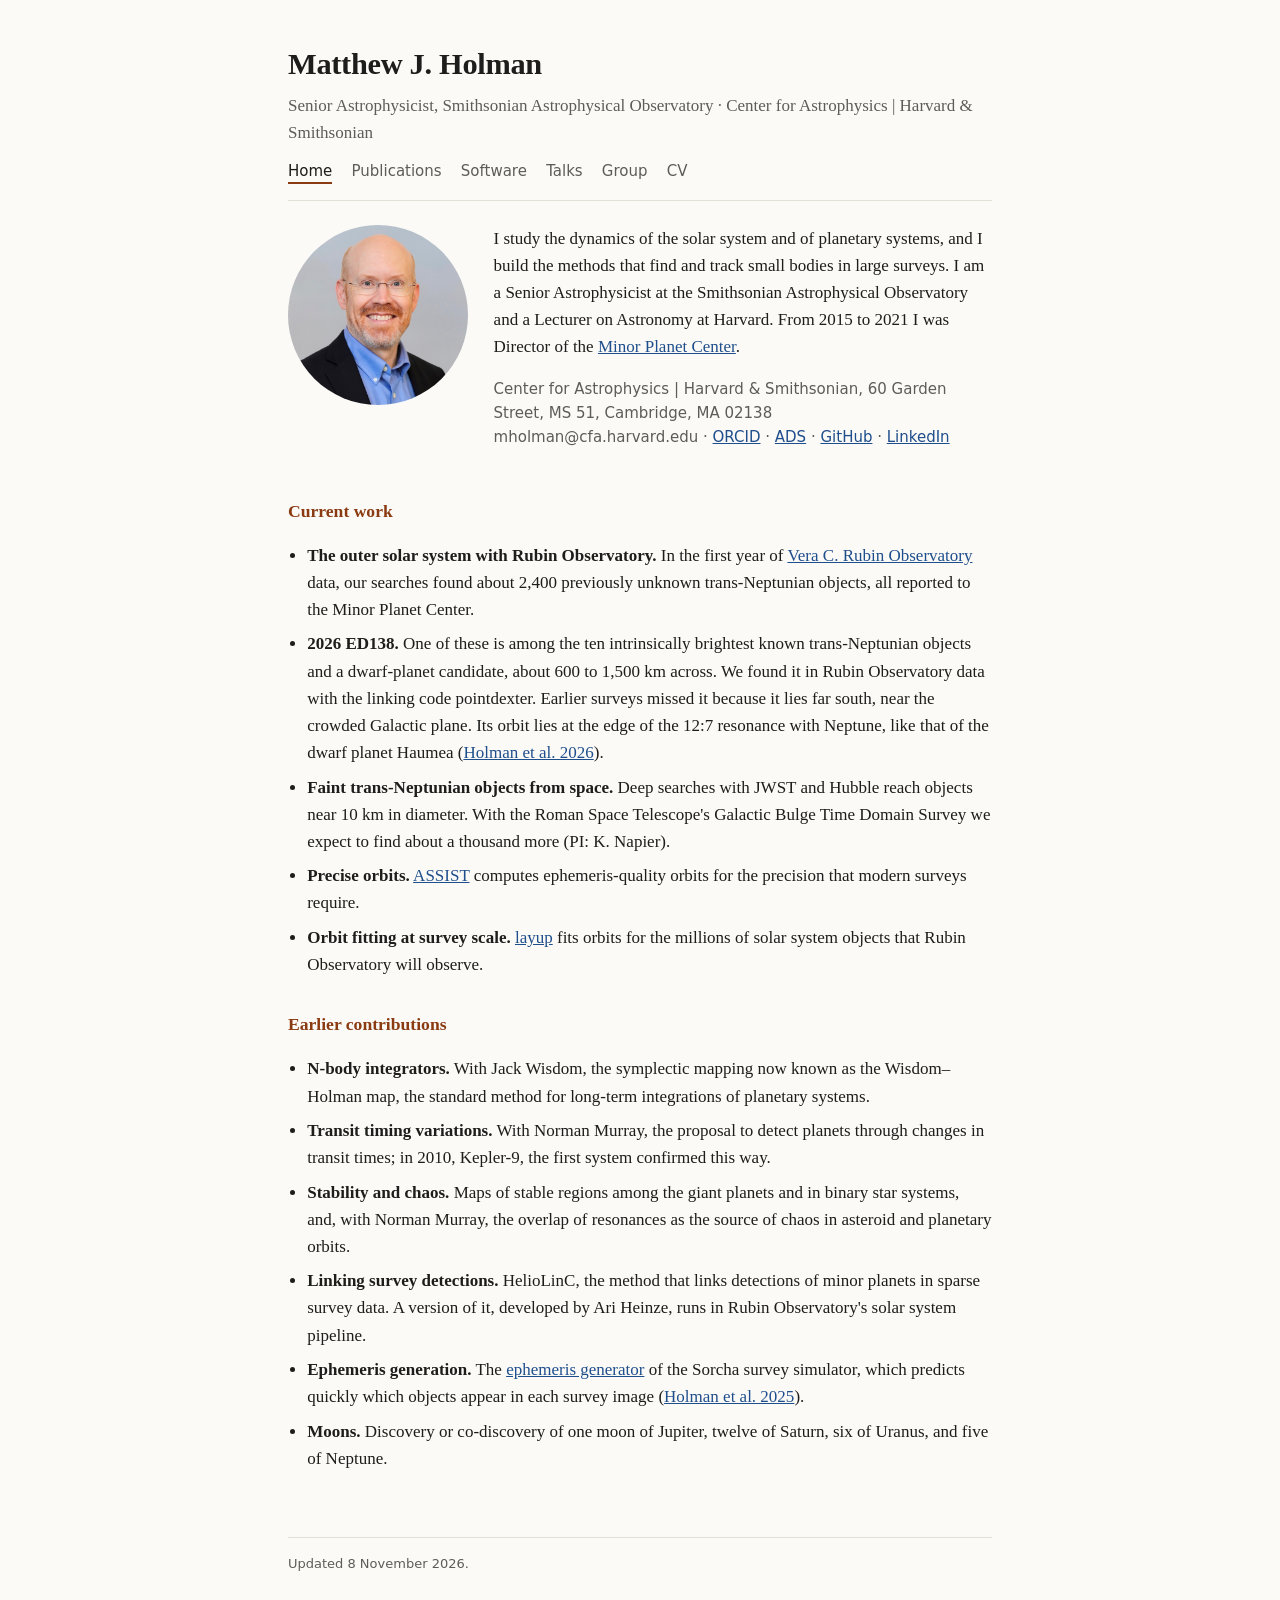
<file: index.html>
<!doctype html>
<html lang="en">
<head>
<meta charset="utf-8">
<meta name="viewport" content="width=device-width, initial-scale=1">
<title>Matthew J. Holman</title>
<meta name="description" content="Matthew J. Holman, Senior Astrophysicist at the Smithsonian Astrophysical Observatory: solar system dynamics, orbit determination, and discovery of minor planets.">
<link rel="stylesheet" href="style.css">
</head>
<body>
<header>
  <p class="name"><a href="index.html">Matthew J. Holman</a></p>
  <p class="role">Senior Astrophysicist, Smithsonian Astrophysical Observatory · Center for Astrophysics | Harvard &amp; Smithsonian</p>
  <nav>
    <a href="index.html" aria-current="page">Home</a>
    <a href="publications.html">Publications</a>
    <a href="software.html">Software</a>
    <a href="talks.html">Talks</a>
    <a href="group.html">Group</a>
    <a href="cv.html">CV</a>
  </nav>
</header>
<main>
<div class="intro">
<img class="headshot" src="headshot.jpg" alt="Matthew J. Holman" width="180" height="180">
<div>
<p>I study the dynamics of the solar system and of planetary systems, and I build the methods that find and
track small bodies in large surveys. I am a Senior Astrophysicist at the Smithsonian Astrophysical Observatory
and a Lecturer on Astronomy at Harvard. From 2015 to 2021 I was Director of the
<a href="https://minorplanetcenter.net/">Minor Planet Center</a>.</p>

<p class="contact">Center for Astrophysics | Harvard &amp; Smithsonian, 60 Garden Street, MS 51, Cambridge, MA 02138<br>
mholman@cfa.harvard.edu ·
<a href="https://orcid.org/0000-0002-1139-4880">ORCID</a> ·
<a href="https://ui.adsabs.harvard.edu/search/q=orcid%3A%220000-0002-1139-4880%22&amp;sort=date%20desc">ADS</a> ·
<a href="https://github.com/matthewholman">GitHub</a> ·
<a href="https://www.linkedin.com/in/matthew-holman-9a330176/">LinkedIn</a></p>
</div>
</div>

<h2>Current work</h2>
<ul>
  <li><b>The outer solar system with Rubin Observatory.</b> In the first year of
  <a href="https://rubinobservatory.org/">Vera C. Rubin Observatory</a> data, our searches found about 2,400
  previously unknown trans-Neptunian objects, all reported to the Minor Planet Center.</li>
  <li><b>2026 ED138.</b> One of these is among the ten intrinsically brightest known trans-Neptunian objects and
  a dwarf-planet candidate, about 600 to 1,500&nbsp;km across. We found it in Rubin Observatory data with the
  linking code pointdexter. Earlier surveys missed it because it lies far south, near the crowded Galactic plane.
  Its orbit lies at the edge of the 12:7 resonance with Neptune, like that of the dwarf planet Haumea
  (<a href="https://arxiv.org/abs/2610.38693">Holman et al. 2026</a>).</li>
  <li><b>Faint trans-Neptunian objects from space.</b> Deep searches with JWST and Hubble reach objects near
  10&nbsp;km in diameter. With the Roman Space Telescope's Galactic Bulge Time Domain Survey we expect to find
  about a thousand more (PI: K. Napier).</li>
  <li><b>Precise orbits.</b> <a href="software.html">ASSIST</a> computes ephemeris-quality orbits for the
  precision that modern surveys require.</li>
  <li><b>Orbit fitting at survey scale.</b> <a href="https://github.com/Smithsonian/layup">layup</a> fits
  orbits for the millions of solar system objects that Rubin Observatory will observe.</li>
</ul>

<h2>Earlier contributions</h2>
<ul>
  <li><b>N-body integrators.</b> With Jack Wisdom, the symplectic mapping now known as the Wisdom–Holman map,
  the standard method for long-term integrations of planetary systems.</li>
  <li><b>Transit timing variations.</b> With Norman Murray, the proposal to detect planets through changes in
  transit times; in 2010, Kepler-9, the first system confirmed this way.</li>
  <li><b>Stability and chaos.</b> Maps of stable regions among the giant planets and in binary star systems,
  and, with Norman Murray, the overlap of resonances as the source of chaos in asteroid and planetary orbits.</li>
  <li><b>Linking survey detections.</b> HelioLinC, the method that links detections of minor planets in sparse
  survey data. A version of it, developed by Ari Heinze, runs in Rubin Observatory's solar system pipeline.</li>
  <li><b>Ephemeris generation.</b> The <a href="https://sorcha.readthedocs.io/en/latest/ephemerisgen.html">ephemeris
  generator</a> of the Sorcha survey simulator, which predicts quickly which objects appear in each survey image
  (<a href="https://ui.adsabs.harvard.edu/abs/2025AJ....170...97H">Holman et al. 2025</a>).</li>
  <li><b>Moons.</b> Discovery or co-discovery of one moon of Jupiter, twelve of Saturn, six of Uranus, and five of
  Neptune.</li>
</ul>
</main>
<footer>Updated 8 November 2026.</footer>
</body>
</html>
</file>
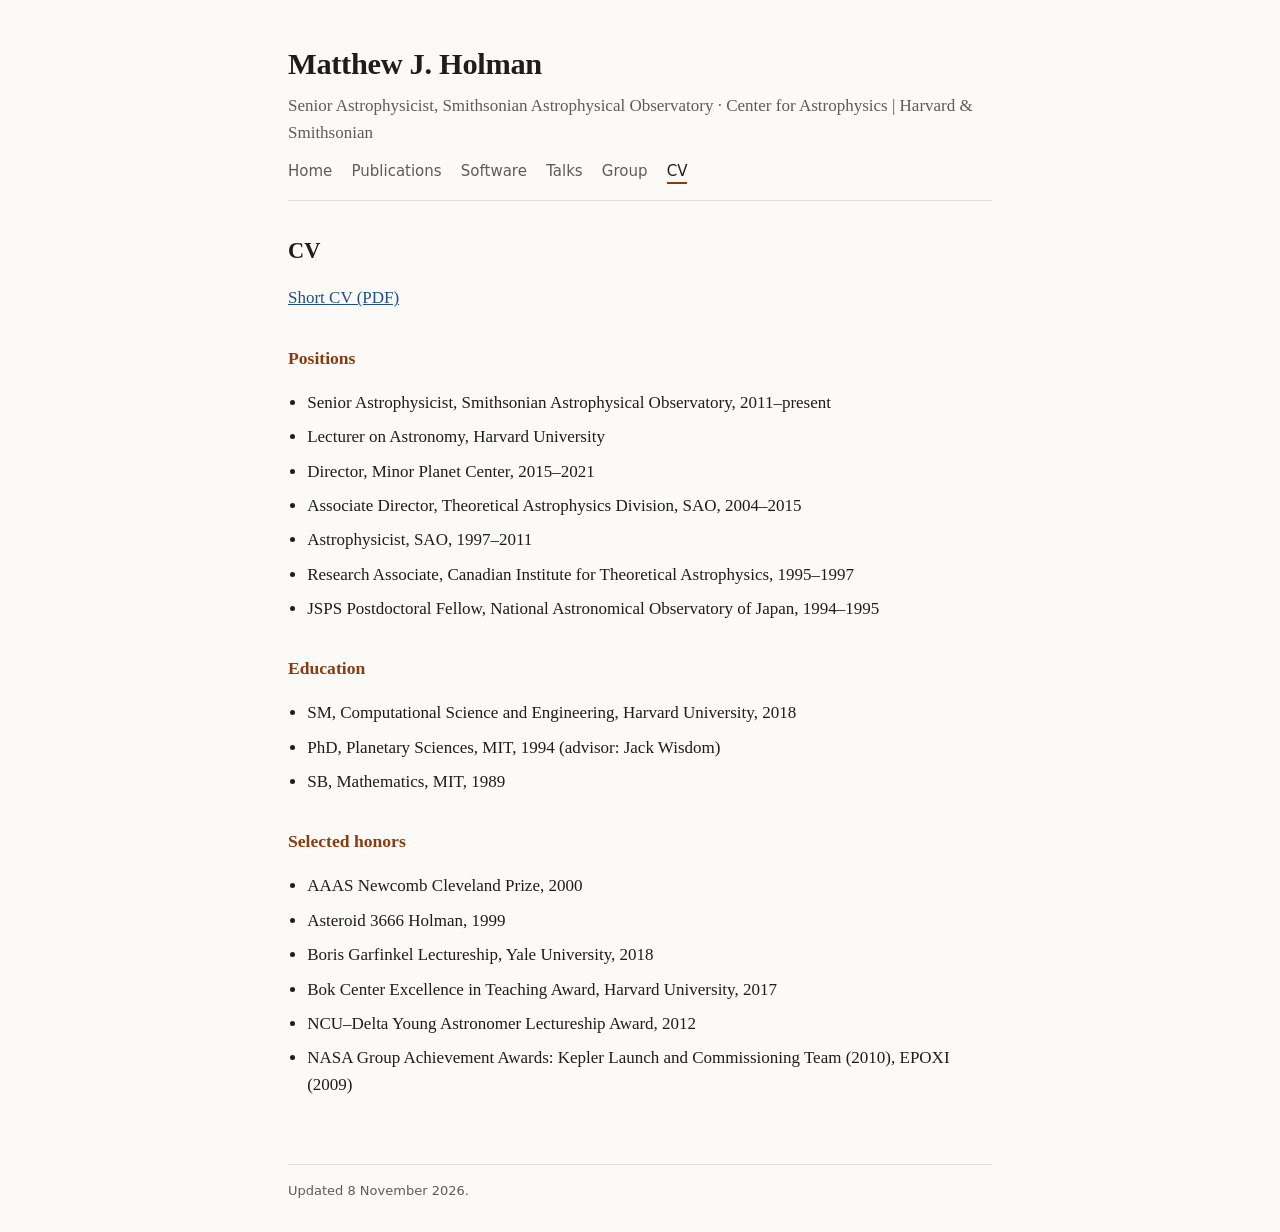
<file: cv.html>
<!doctype html>
<html lang="en">
<head>
<meta charset="utf-8">
<meta name="viewport" content="width=device-width, initial-scale=1">
<title>CV · Matthew J. Holman</title>
<meta name="description" content="Matthew J. Holman, Senior Astrophysicist at the Smithsonian Astrophysical Observatory: solar system dynamics, orbit determination, and discovery of minor planets.">
<link rel="stylesheet" href="style.css">
</head>
<body>
<header>
  <p class="name"><a href="index.html">Matthew J. Holman</a></p>
  <p class="role">Senior Astrophysicist, Smithsonian Astrophysical Observatory · Center for Astrophysics | Harvard &amp; Smithsonian</p>
  <nav>
    <a href="index.html">Home</a>
    <a href="publications.html">Publications</a>
    <a href="software.html">Software</a>
    <a href="talks.html">Talks</a>
    <a href="group.html">Group</a>
    <a href="cv.html" aria-current="page">CV</a>
  </nav>
</header>
<main>
<h1>CV</h1>
<p><a href="cv.pdf">Short CV (PDF)</a></p>

<h2>Positions</h2>
<ul>
  <li>Senior Astrophysicist, Smithsonian Astrophysical Observatory, 2011–present</li>
  <li>Lecturer on Astronomy, Harvard University</li>
  <li>Director, Minor Planet Center, 2015–2021</li>
  <li>Associate Director, Theoretical Astrophysics Division, SAO, 2004–2015</li>
  <li>Astrophysicist, SAO, 1997–2011</li>
  <li>Research Associate, Canadian Institute for Theoretical Astrophysics, 1995–1997</li>
  <li>JSPS Postdoctoral Fellow, National Astronomical Observatory of Japan, 1994–1995</li>
</ul>

<h2>Education</h2>
<ul>
  <li>SM, Computational Science and Engineering, Harvard University, 2018</li>
  <li>PhD, Planetary Sciences, MIT, 1994 (advisor: Jack Wisdom)</li>
  <li>SB, Mathematics, MIT, 1989</li>
</ul>

<h2>Selected honors</h2>
<ul>
  <li>AAAS Newcomb Cleveland Prize, 2000</li>
  <li>Asteroid 3666 Holman, 1999</li>
  <li>Boris Garfinkel Lectureship, Yale University, 2018</li>
  <li>Bok Center Excellence in Teaching Award, Harvard University, 2017</li>
  <li>NCU–Delta Young Astronomer Lectureship Award, 2012</li>
  <li>NASA Group Achievement Awards: Kepler Launch and Commissioning Team (2010), EPOXI (2009)</li>
</ul>
</main>
<footer>Updated 8 November 2026.</footer>
</body>
</html>
</file>
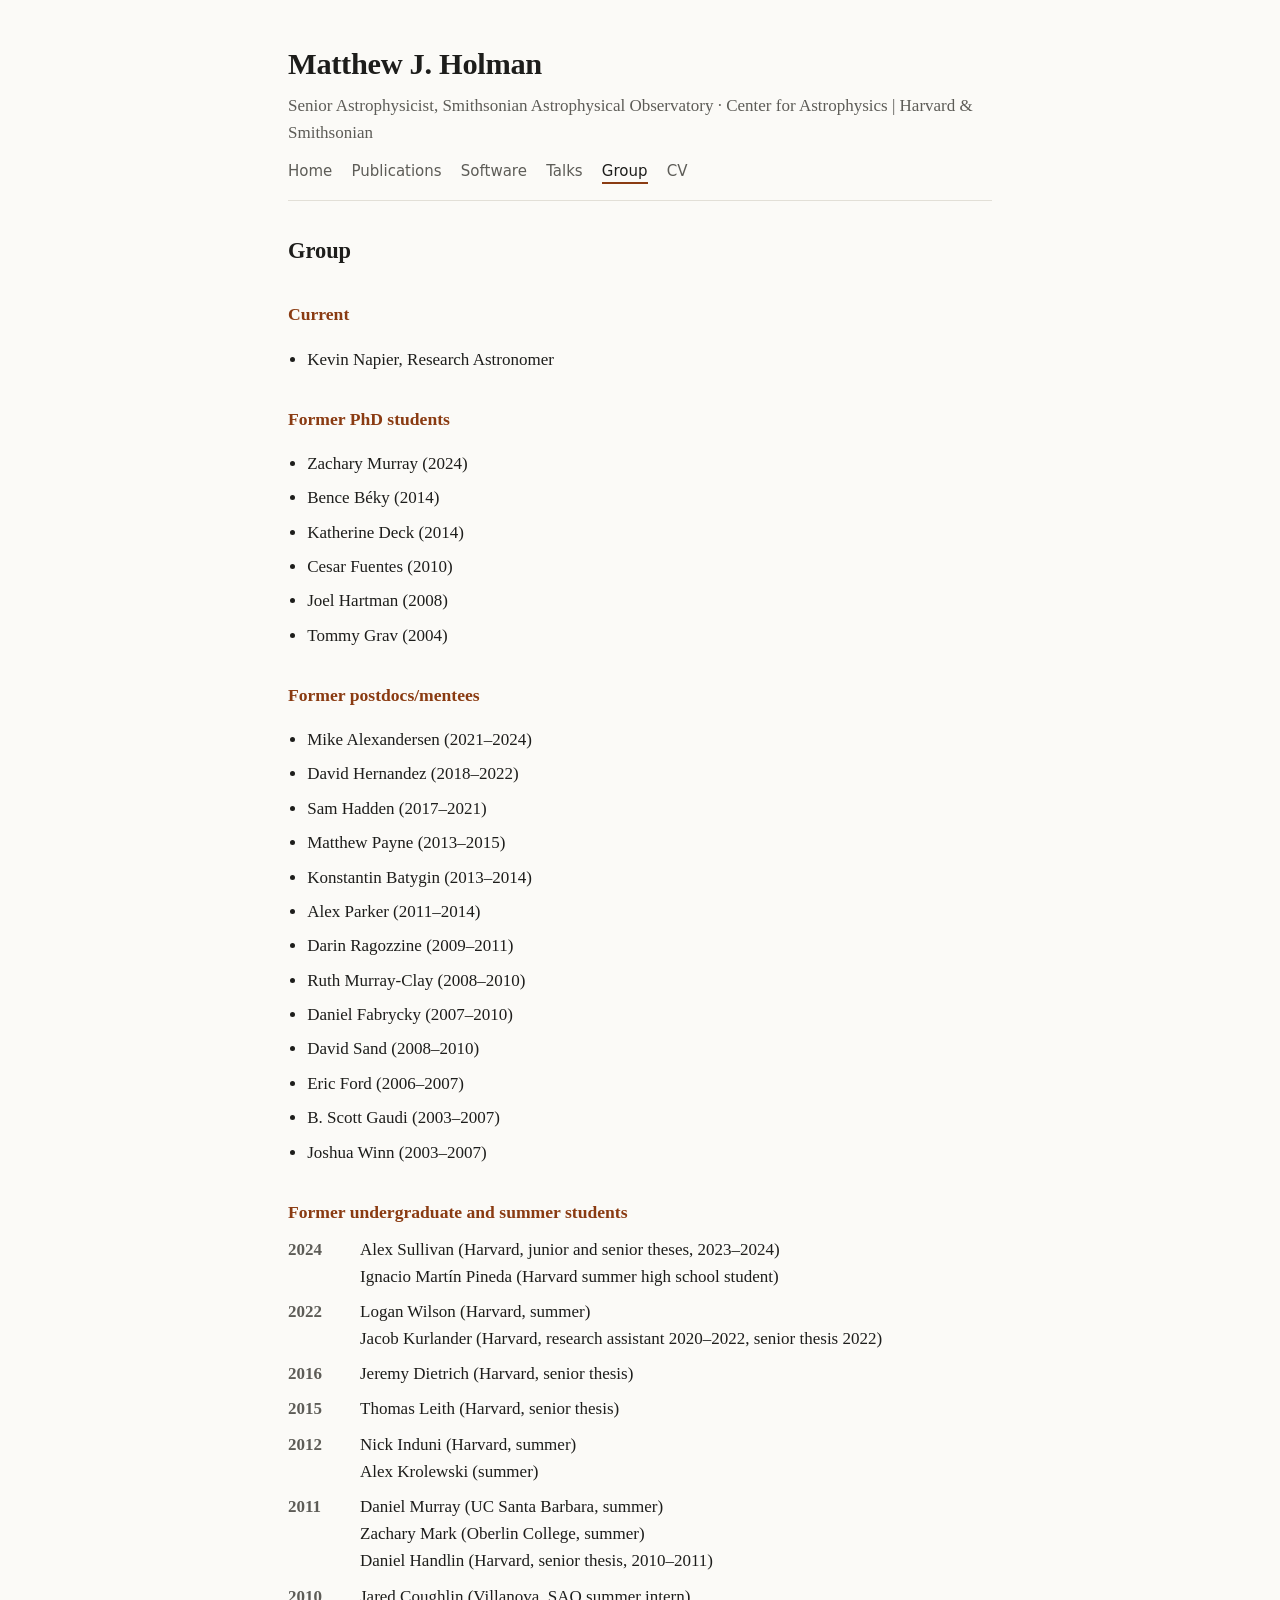
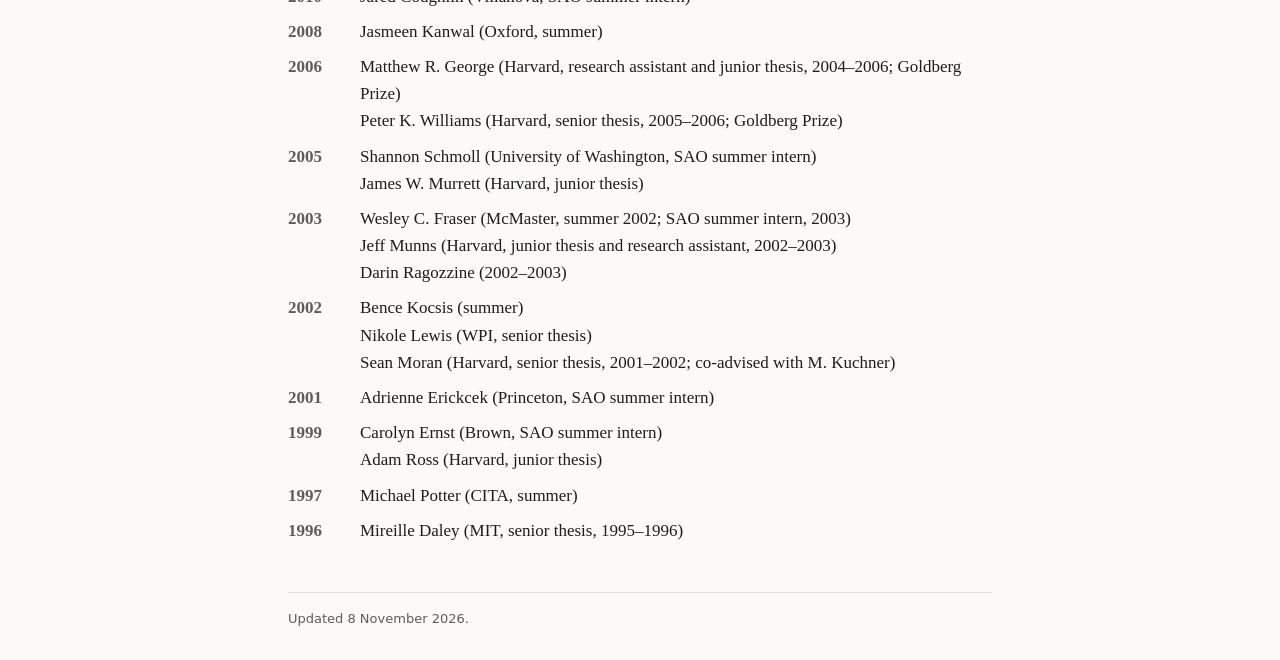
<file: group.html>
<!doctype html>
<html lang="en">
<head>
<meta charset="utf-8">
<meta name="viewport" content="width=device-width, initial-scale=1">
<title>Group · Matthew J. Holman</title>
<meta name="description" content="Matthew J. Holman, Senior Astrophysicist at the Smithsonian Astrophysical Observatory: solar system dynamics, orbit determination, and discovery of minor planets.">
<link rel="stylesheet" href="style.css">
</head>
<body>
<header>
  <p class="name"><a href="index.html">Matthew J. Holman</a></p>
  <p class="role">Senior Astrophysicist, Smithsonian Astrophysical Observatory · Center for Astrophysics | Harvard &amp; Smithsonian</p>
  <nav>
    <a href="index.html">Home</a>
    <a href="publications.html">Publications</a>
    <a href="software.html">Software</a>
    <a href="talks.html">Talks</a>
    <a href="group.html" aria-current="page">Group</a>
    <a href="cv.html">CV</a>
  </nav>
</header>
<main>
<h1>Group</h1>
<h2>Current</h2>
<ul>
  <li>Kevin Napier, Research Astronomer</li>
</ul>

<h2>Former PhD students</h2>
<ul>
  <li>Zachary Murray (2024)</li>
  <li>Bence Béky (2014)</li>
  <li>Katherine Deck (2014)</li>
  <li>Cesar Fuentes (2010)</li>
  <li>Joel Hartman (2008)</li>
  <li>Tommy Grav (2004)</li>
</ul>

<h2>Former postdocs/mentees</h2>
<ul>
  <li>Mike Alexandersen (2021–2024)</li>
  <li>David Hernandez (2018–2022)</li>
  <li>Sam Hadden (2017–2021)</li>
  <li>Matthew Payne (2013–2015)</li>
  <li>Konstantin Batygin (2013–2014)</li>
  <li>Alex Parker (2011–2014)</li>
  <li>Darin Ragozzine (2009–2011)</li>
  <li>Ruth Murray-Clay (2008–2010)</li>
  <li>Daniel Fabrycky (2007–2010)</li>
  <li>David Sand (2008–2010)</li>
  <li>Eric Ford (2006–2007)</li>
  <li>B. Scott Gaudi (2003–2007)</li>
  <li>Joshua Winn (2003–2007)</li>
</ul>

<h2>Former undergraduate and summer students</h2>
<dl class="years">
  <dt>2024</dt>
  <dd>Alex Sullivan (Harvard, junior and senior theses, 2023–2024)<br>
      Ignacio Martín Pineda (Harvard summer high school student)</dd>
  <dt>2022</dt>
  <dd>Logan Wilson (Harvard, summer)<br>
      Jacob Kurlander (Harvard, research assistant 2020–2022, senior thesis 2022)</dd>
  <dt>2016</dt>
  <dd>Jeremy Dietrich (Harvard, senior thesis)</dd>
  <dt>2015</dt>
  <dd>Thomas Leith (Harvard, senior thesis)</dd>
  <dt>2012</dt>
  <dd>Nick Induni (Harvard, summer)<br>
      Alex Krolewski (summer)</dd>
  <dt>2011</dt>
  <dd>Daniel Murray (UC Santa Barbara, summer)<br>
      Zachary Mark (Oberlin College, summer)<br>
      Daniel Handlin (Harvard, senior thesis, 2010–2011)</dd>
  <dt>2010</dt>
  <dd>Jared Coughlin (Villanova, SAO summer intern)</dd>
  <dt>2008</dt>
  <dd>Jasmeen Kanwal (Oxford, summer)</dd>
  <dt>2006</dt>
  <dd>Matthew R. George (Harvard, research assistant and junior thesis, 2004–2006; Goldberg Prize)<br>
      Peter K. Williams (Harvard, senior thesis, 2005–2006; Goldberg Prize)</dd>
  <dt>2005</dt>
  <dd>Shannon Schmoll (University of Washington, SAO summer intern)<br>
      James W. Murrett (Harvard, junior thesis)</dd>
  <dt>2003</dt>
  <dd>Wesley C. Fraser (McMaster, summer 2002; SAO summer intern, 2003)<br>
      Jeff Munns (Harvard, junior thesis and research assistant, 2002–2003)<br>
      Darin Ragozzine (2002–2003)</dd>
  <dt>2002</dt>
  <dd>Bence Kocsis (summer)<br>
      Nikole Lewis (WPI, senior thesis)<br>
      Sean Moran (Harvard, senior thesis, 2001–2002; co-advised with M. Kuchner)</dd>
  <dt>2001</dt>
  <dd>Adrienne Erickcek (Princeton, SAO summer intern)</dd>
  <dt>1999</dt>
  <dd>Carolyn Ernst (Brown, SAO summer intern)<br>
      Adam Ross (Harvard, junior thesis)</dd>
  <dt>1997</dt>
  <dd>Michael Potter (CITA, summer)</dd>
  <dt>1996</dt>
  <dd>Mireille Daley (MIT, senior thesis, 1995–1996)</dd>
</dl>
</main>
<footer>Updated 8 November 2026.</footer>
</body>
</html>
</file>
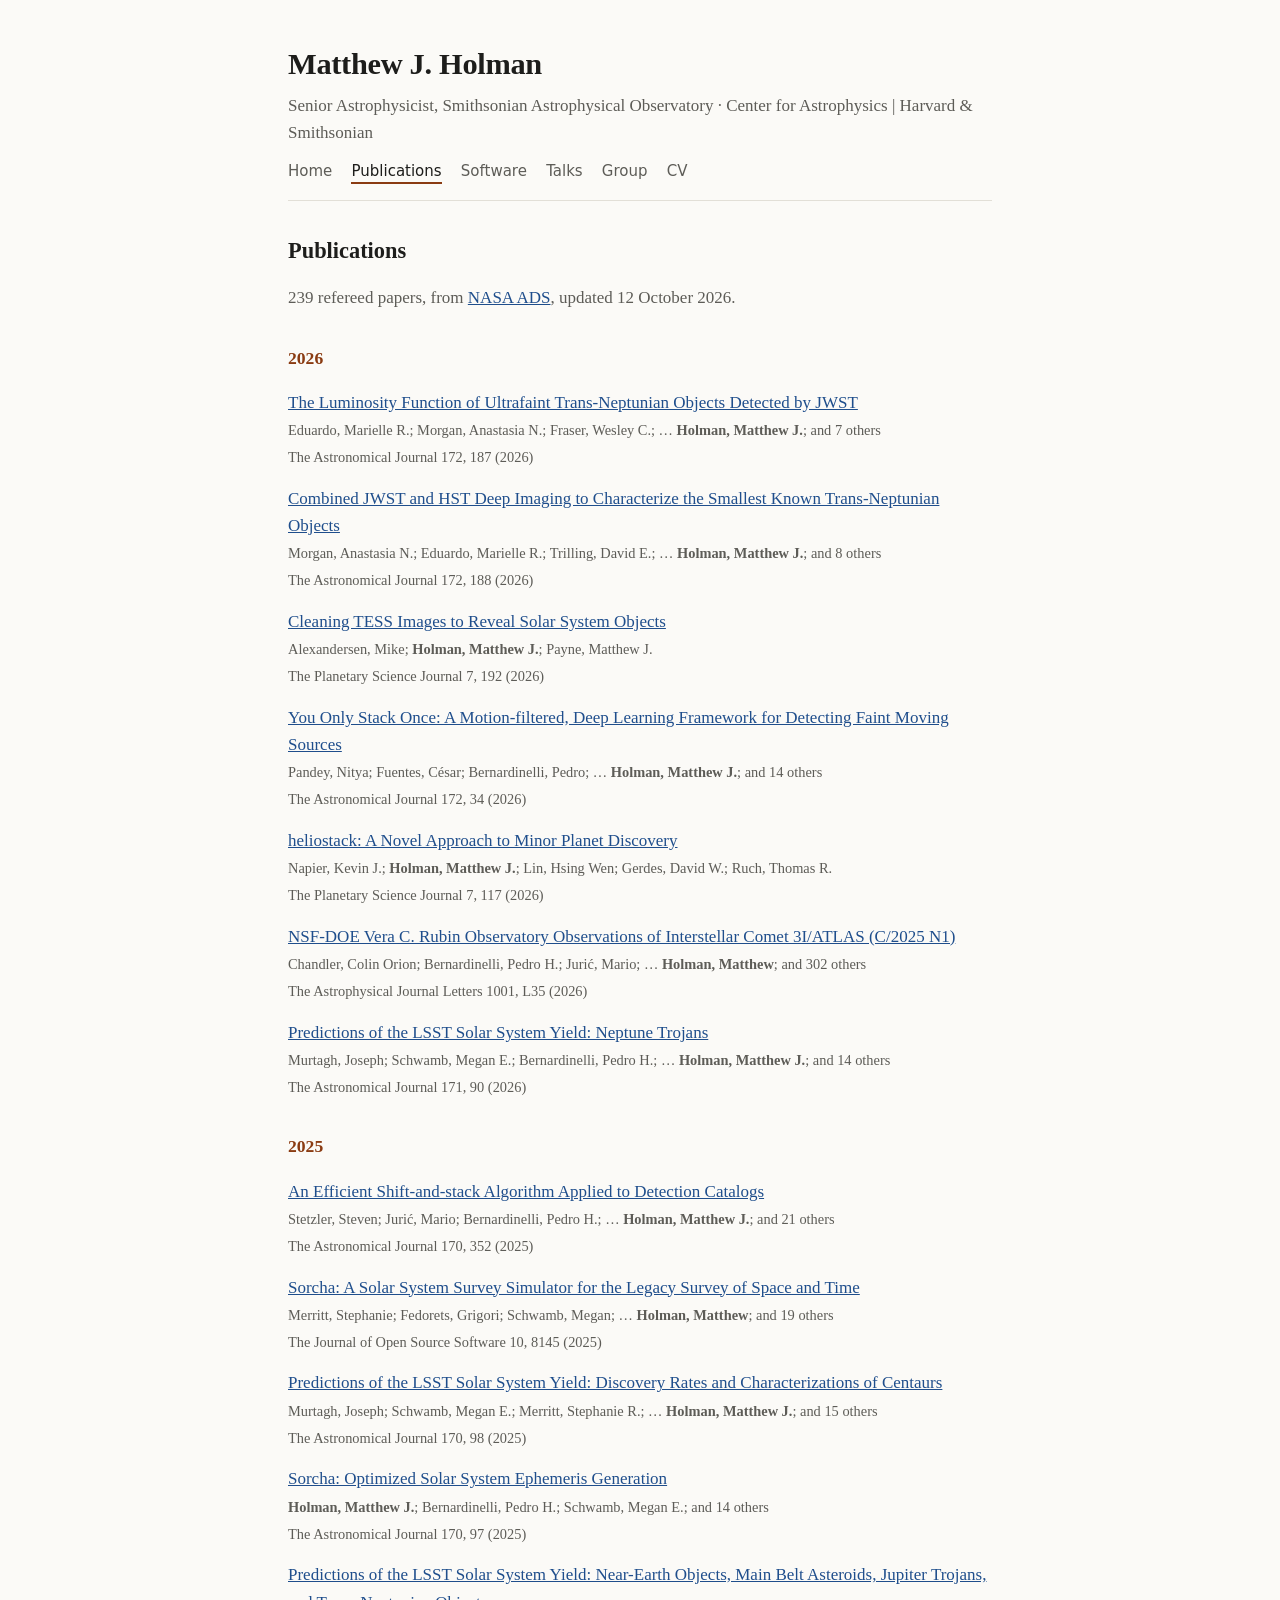
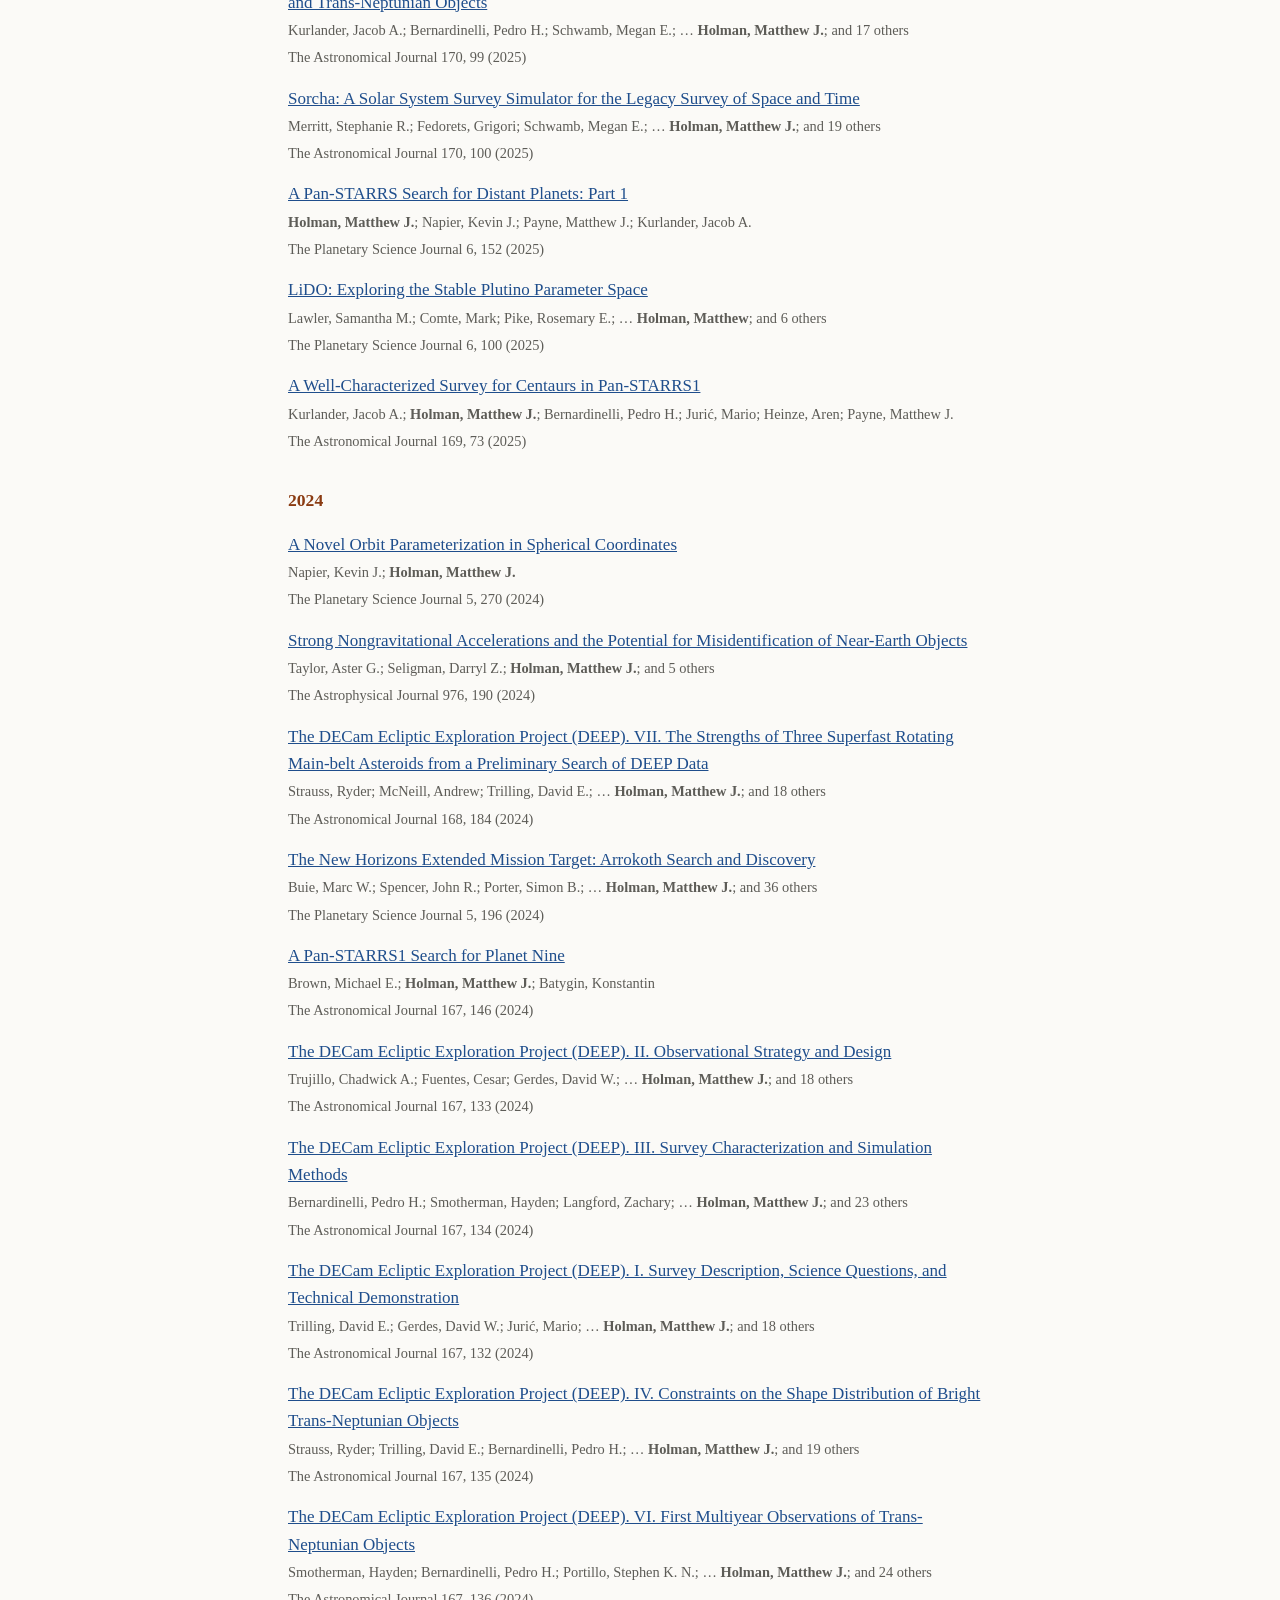
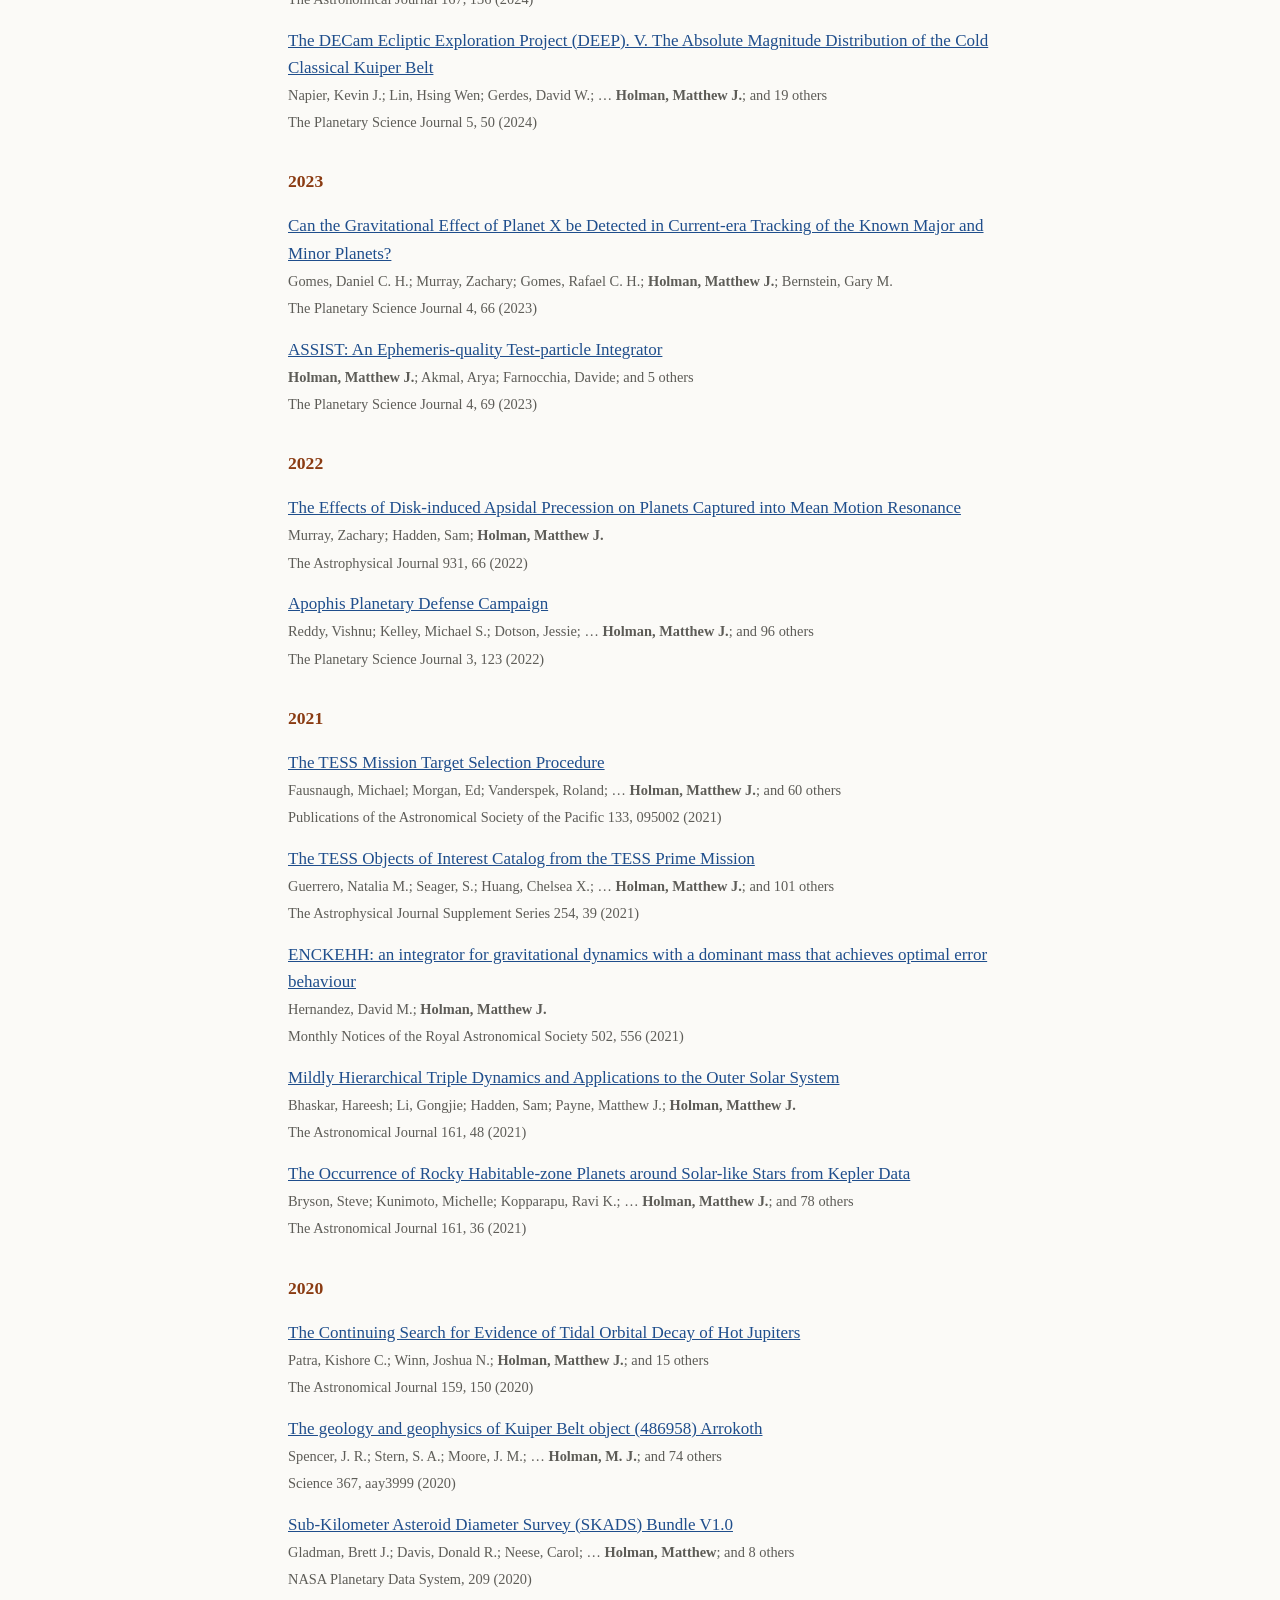
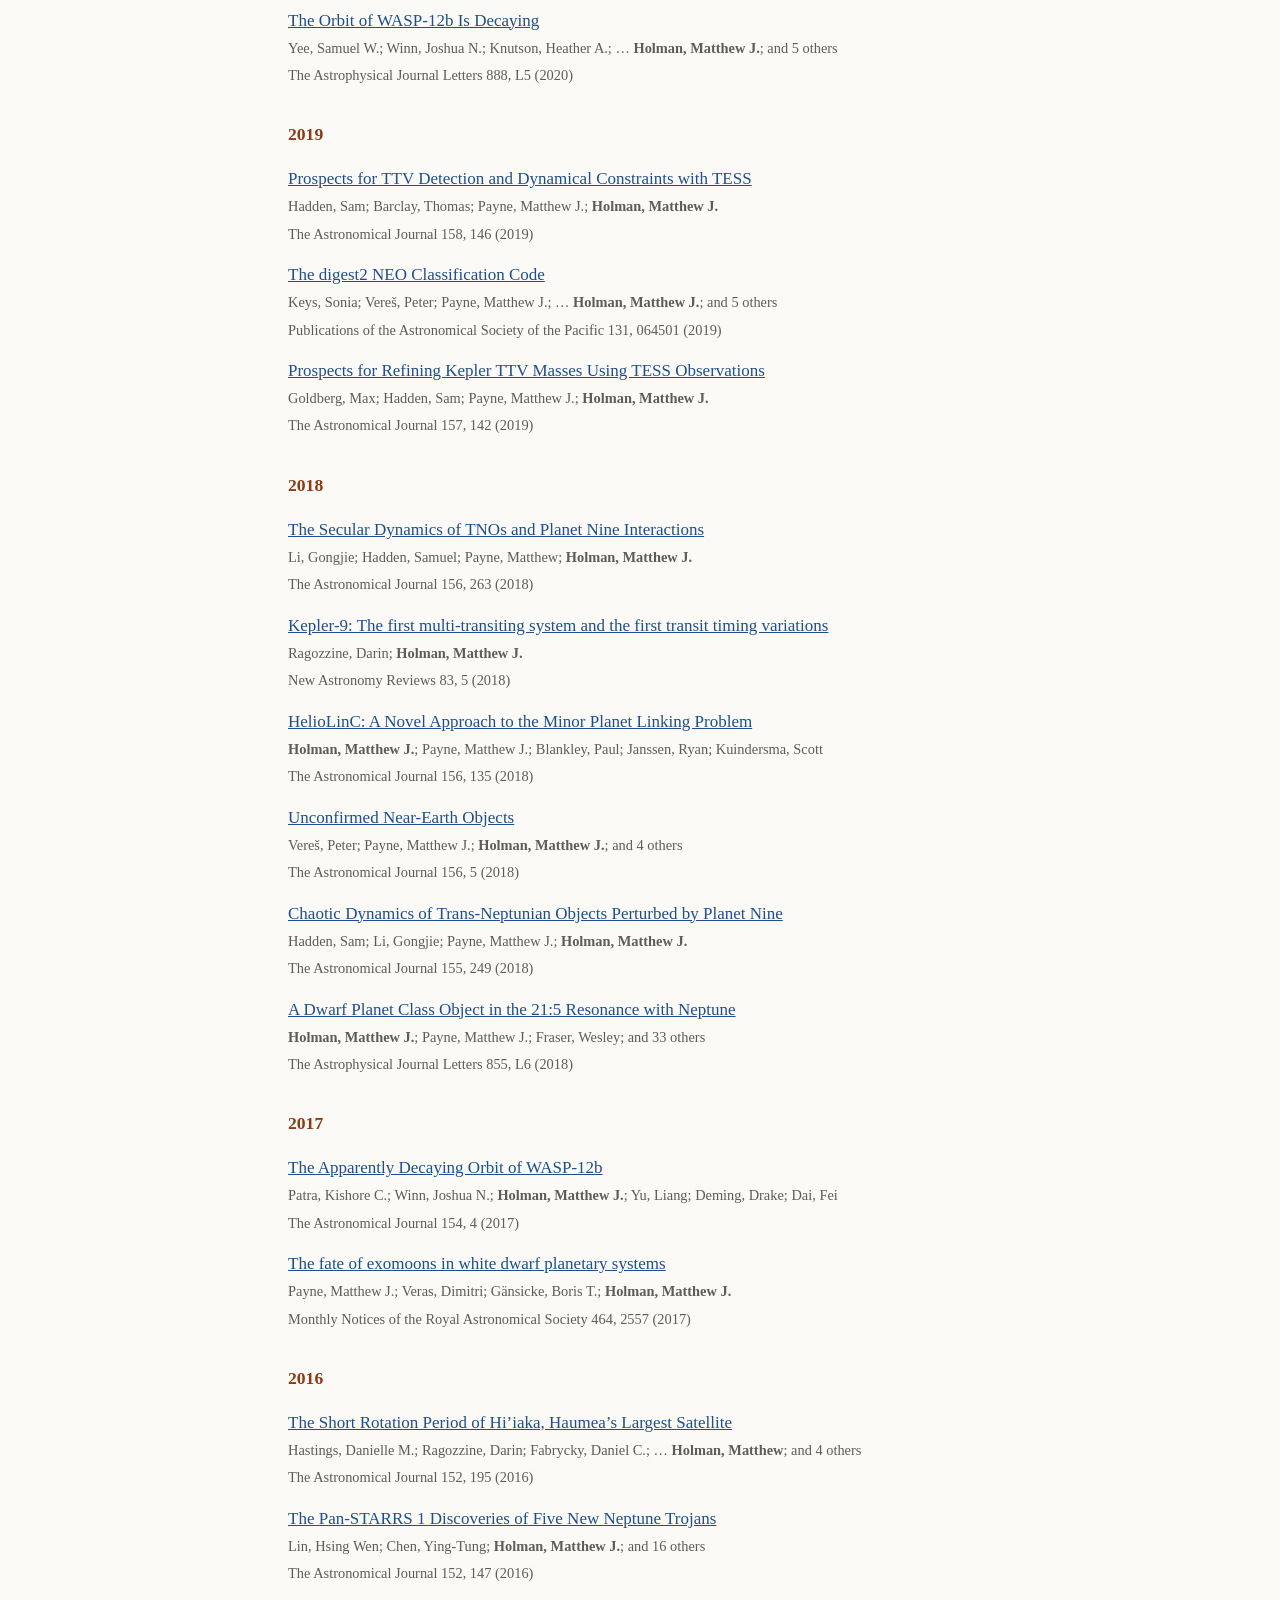
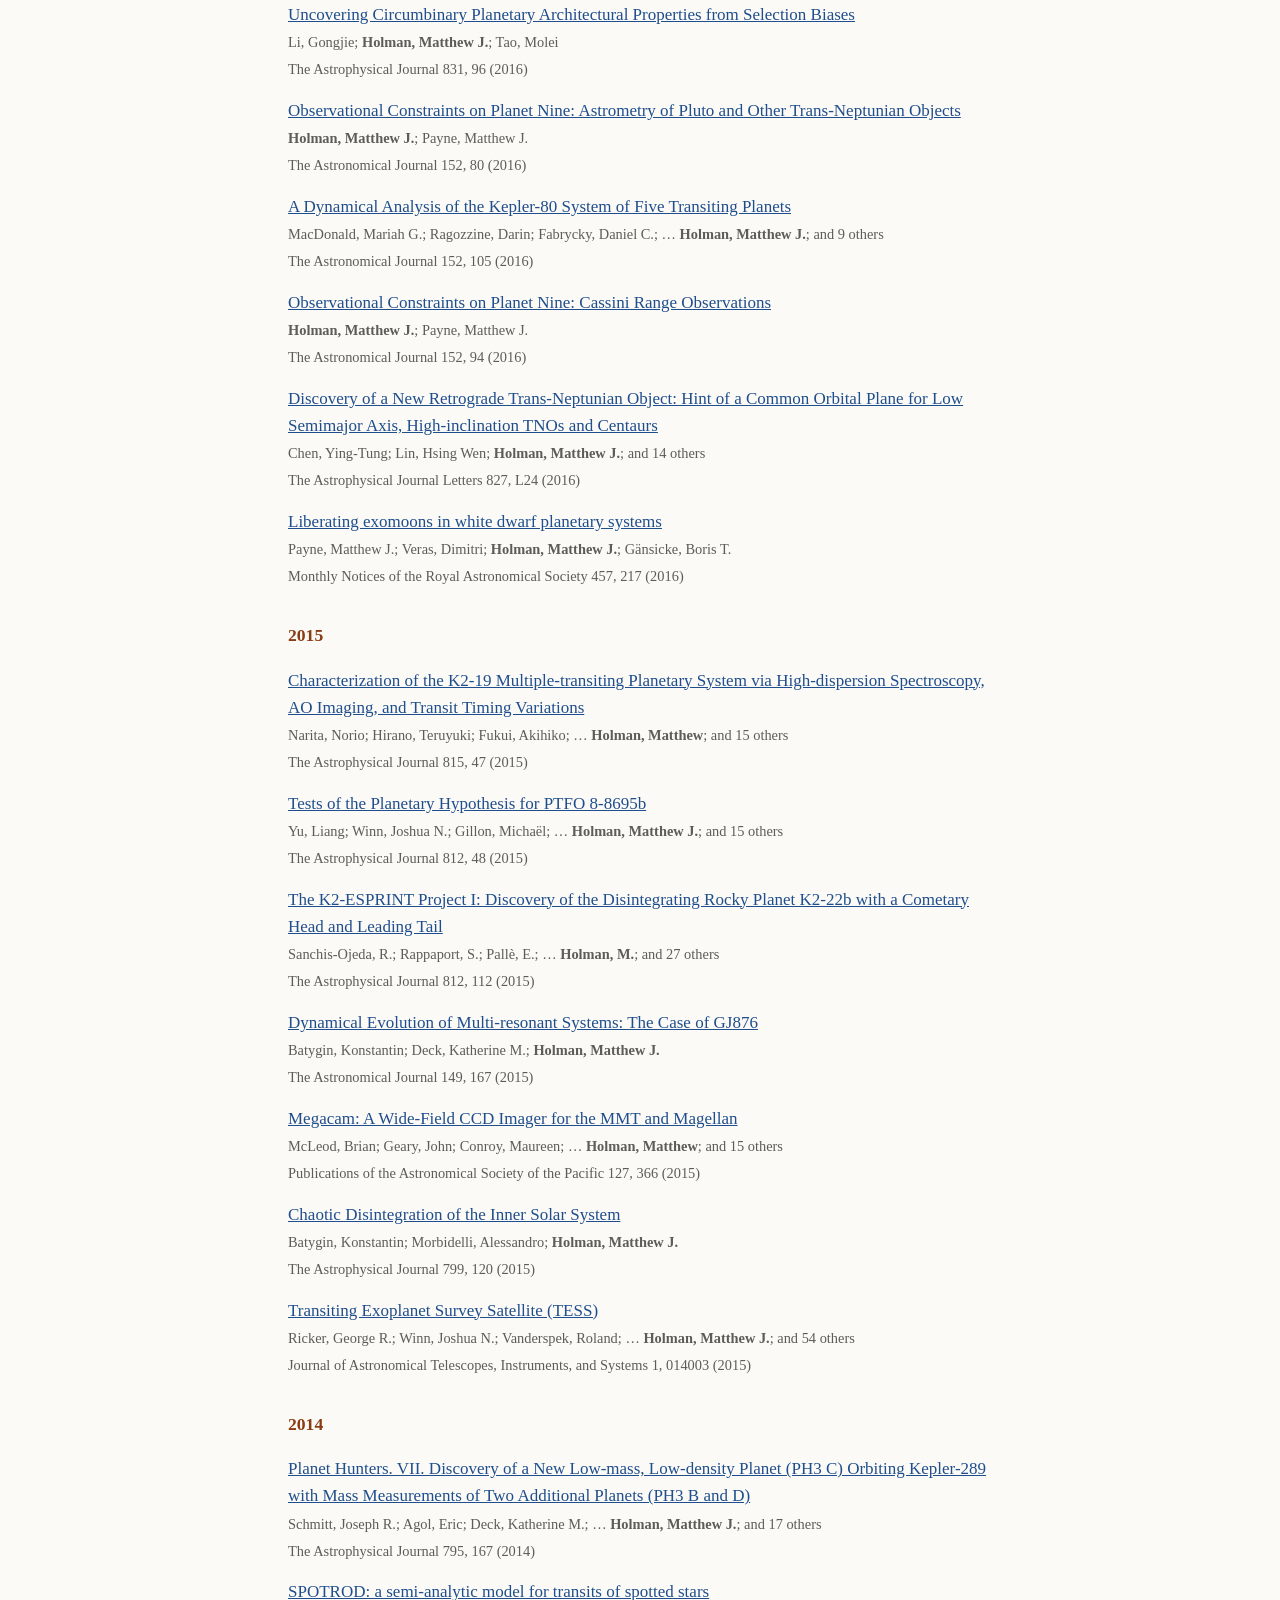
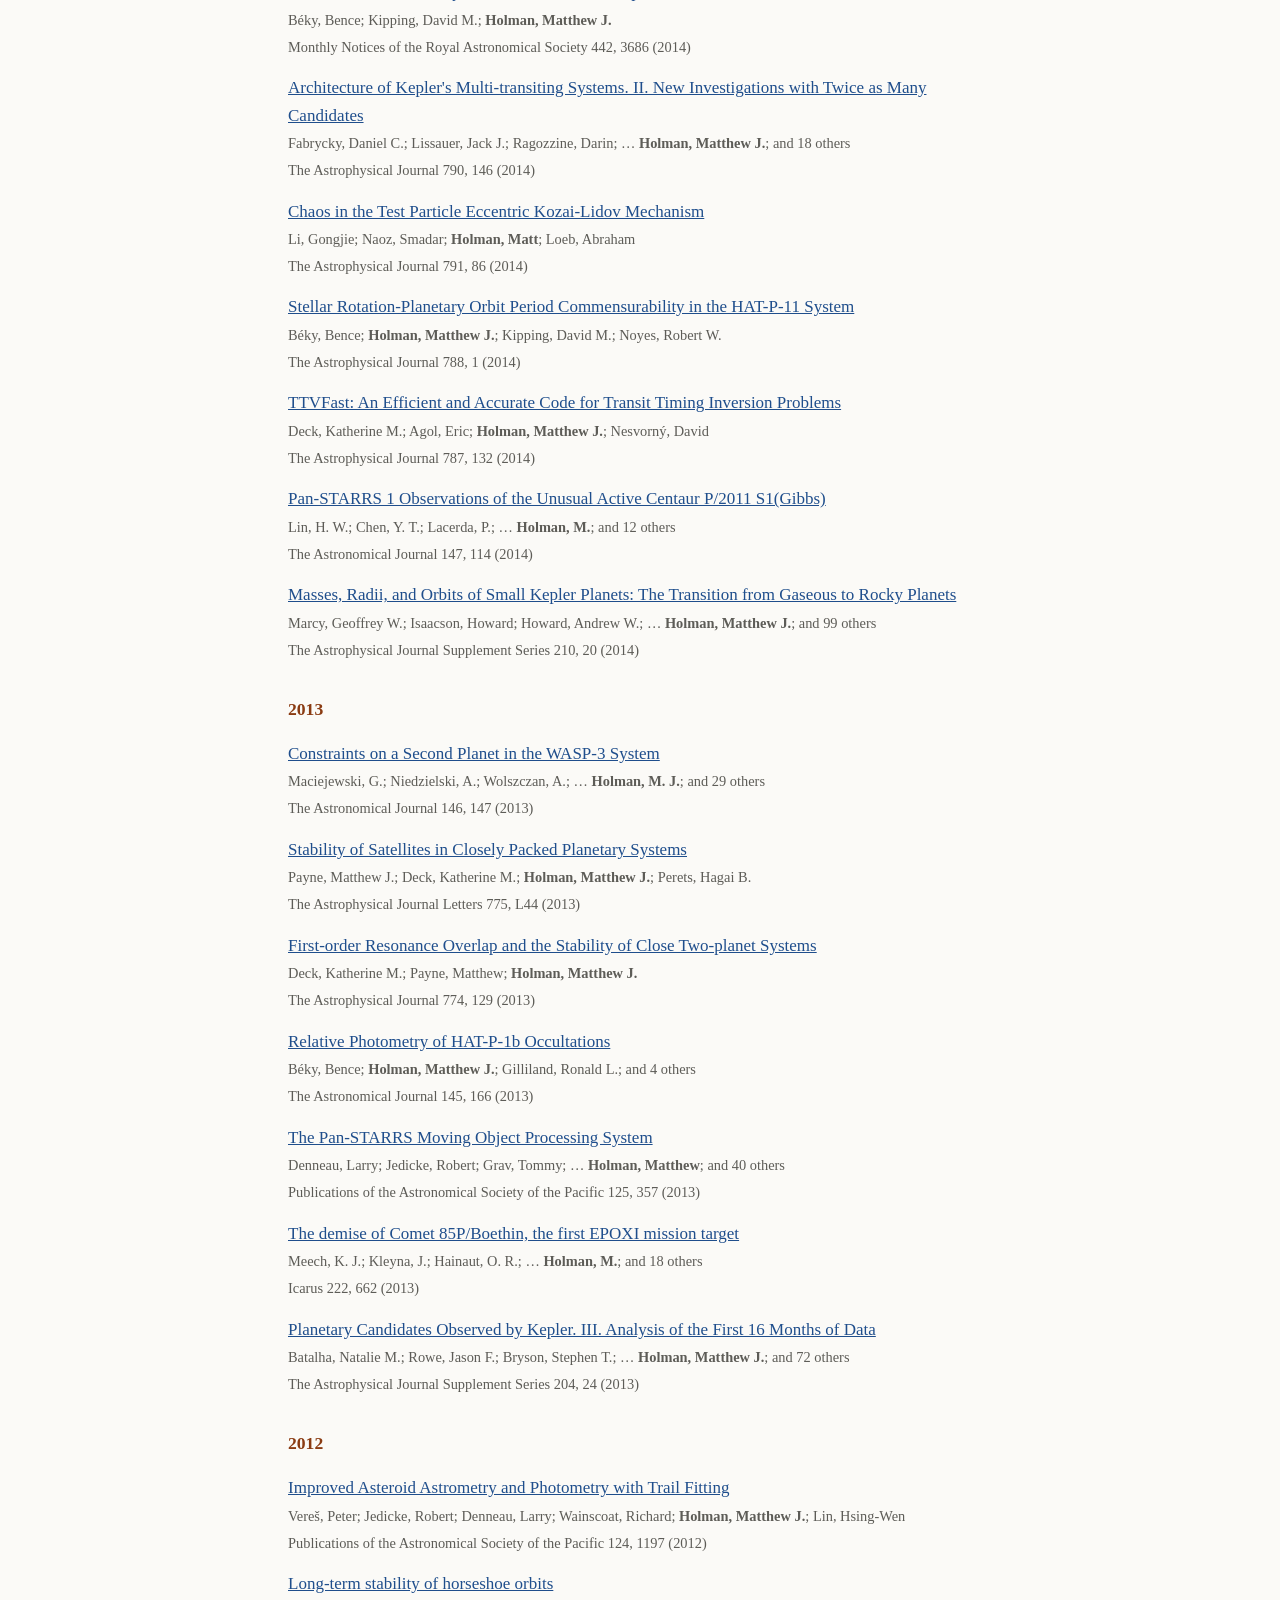
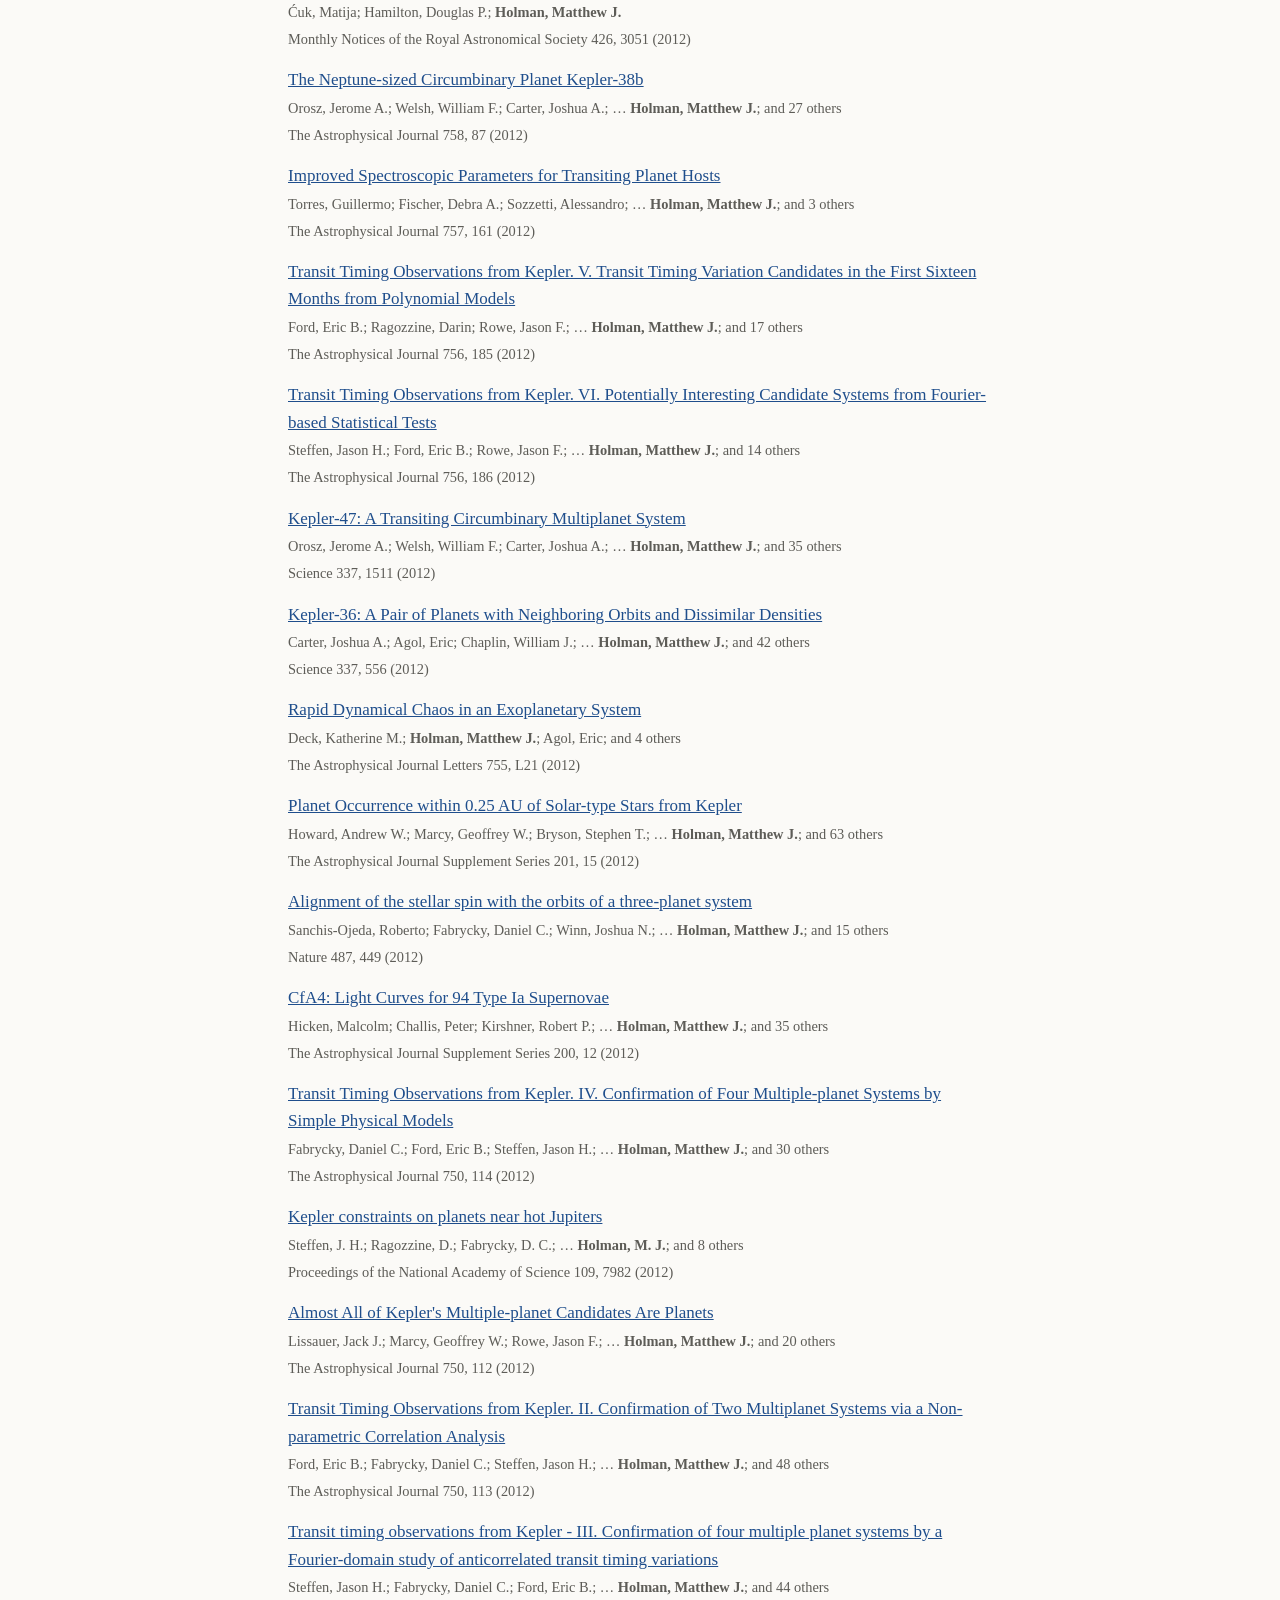
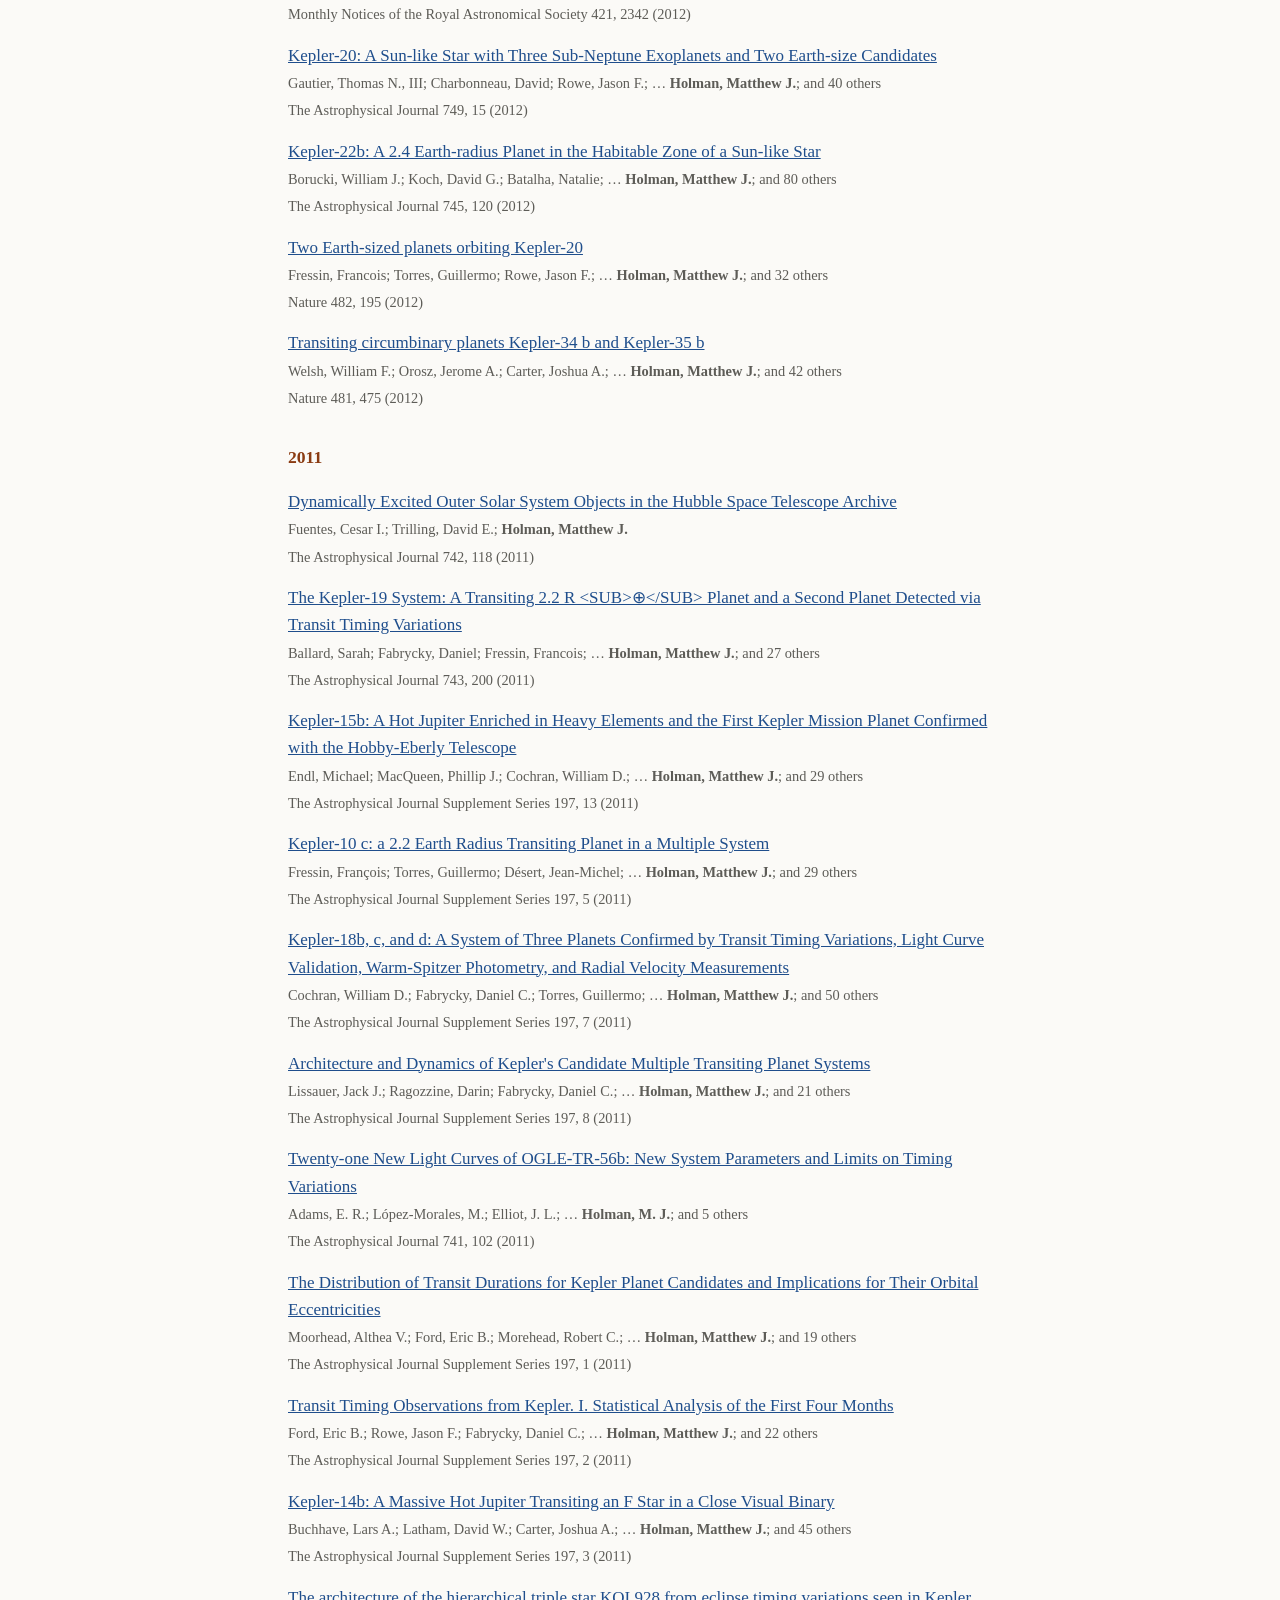
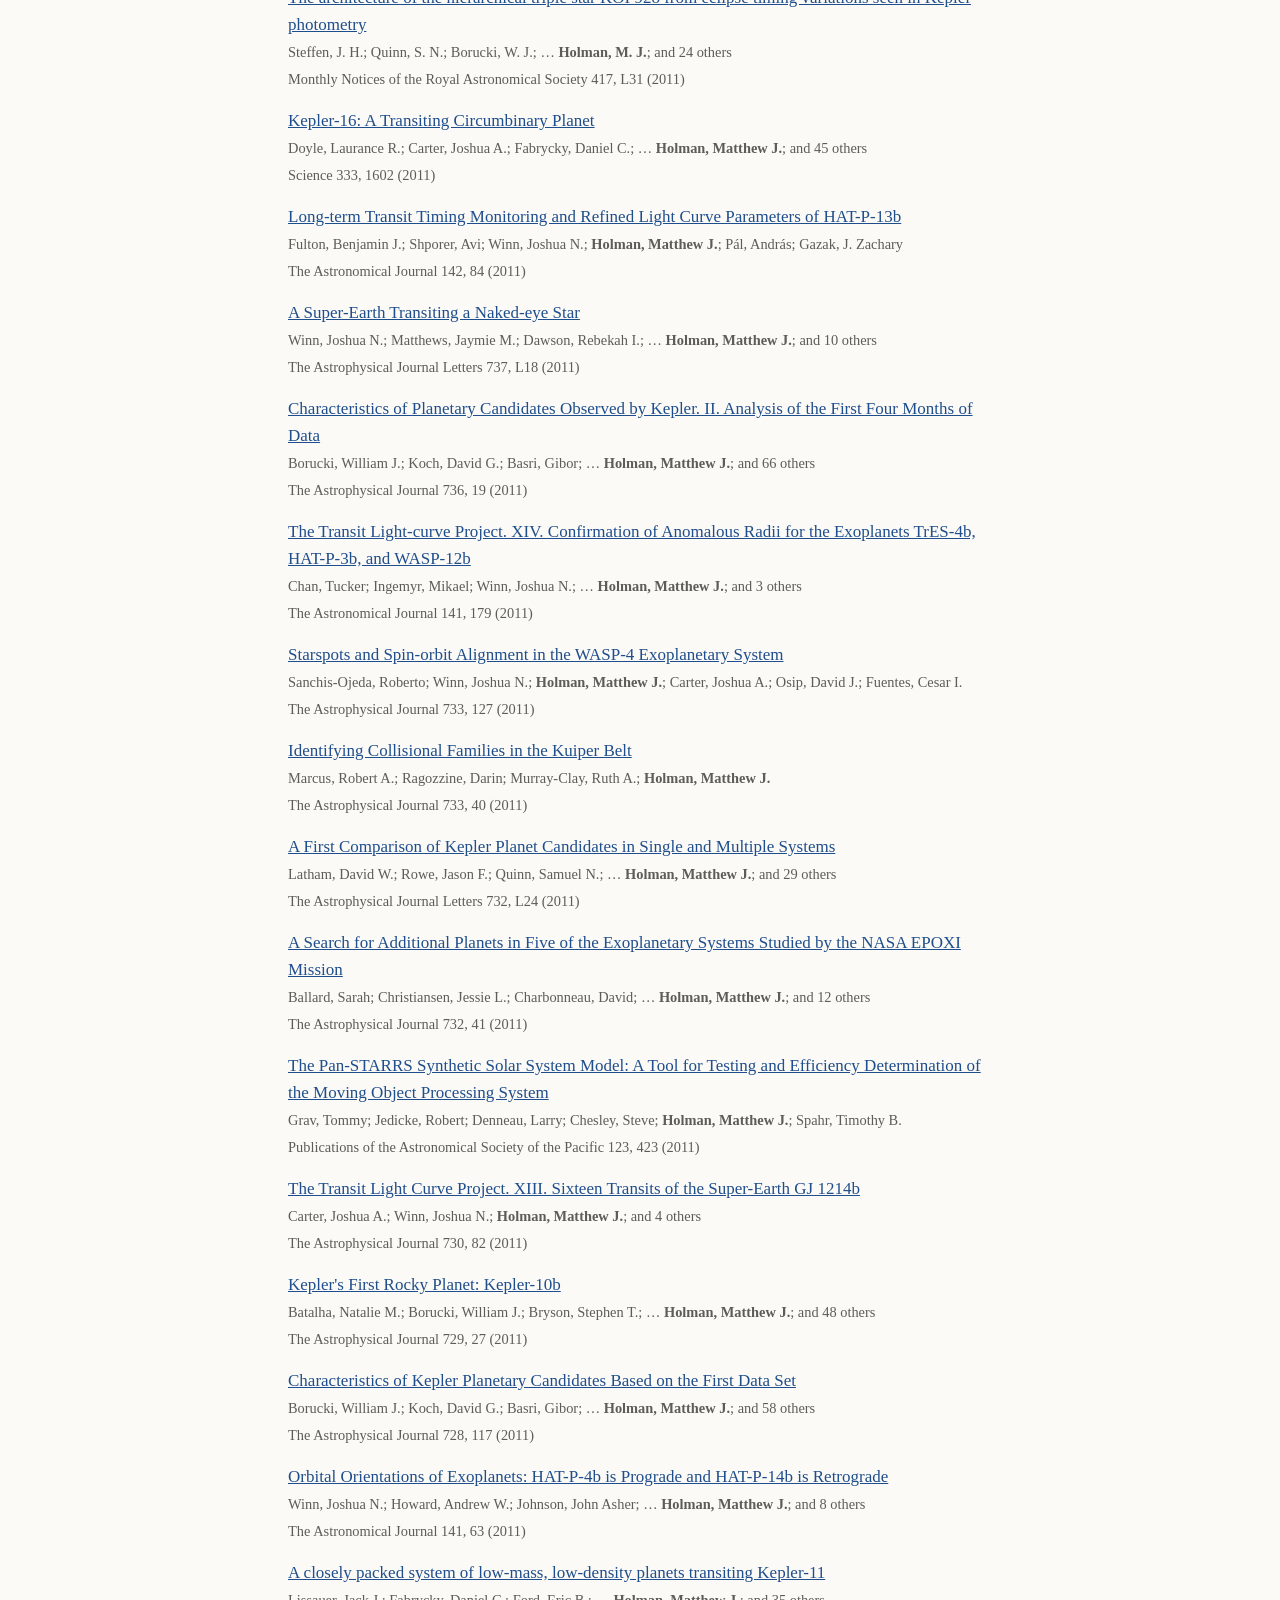
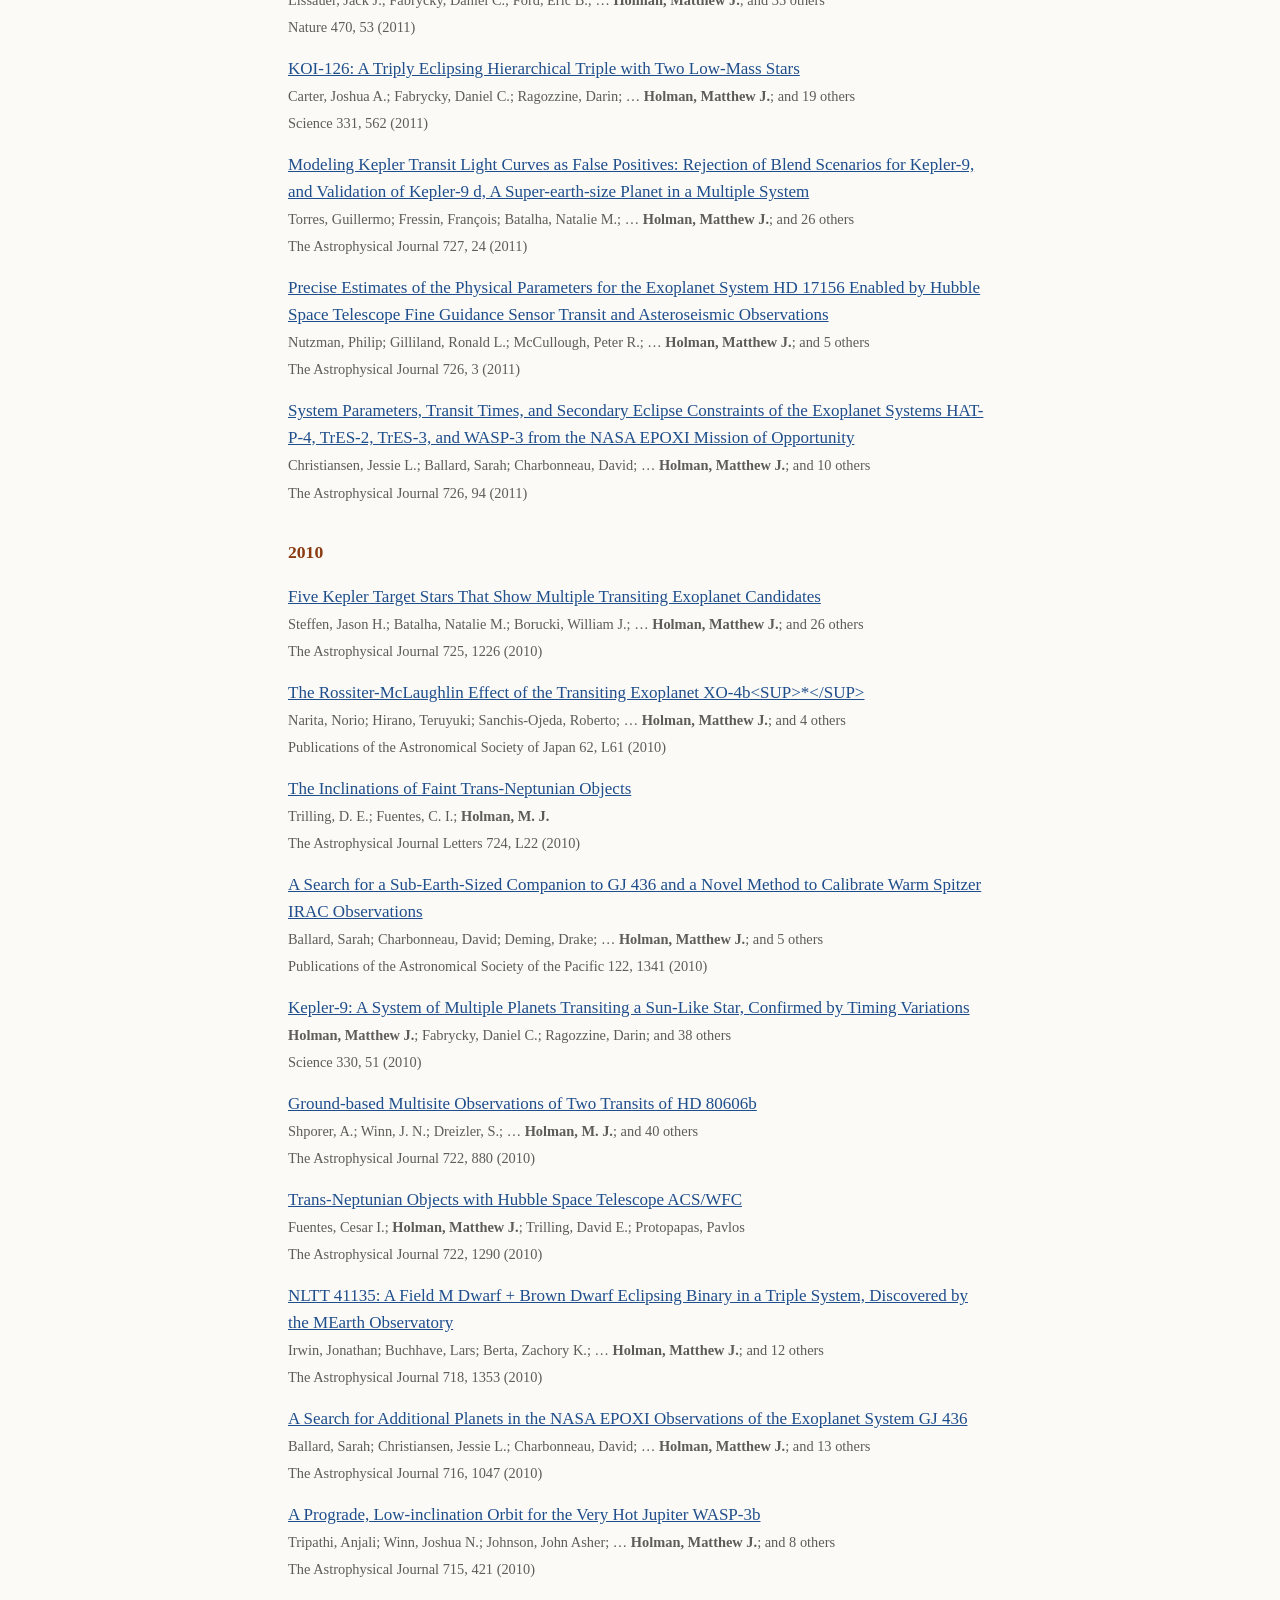
<file: publications.html>
<!doctype html>
<html lang="en">
<head>
<meta charset="utf-8">
<meta name="viewport" content="width=device-width, initial-scale=1">
<title>Publications · Matthew J. Holman</title>
<meta name="description" content="Matthew J. Holman, Senior Astrophysicist at the Smithsonian Astrophysical Observatory: solar system dynamics, orbit determination, and discovery of minor planets.">
<link rel="stylesheet" href="style.css">
</head>
<body>
<header>
  <p class="name"><a href="index.html">Matthew J. Holman</a></p>
  <p class="role">Senior Astrophysicist, Smithsonian Astrophysical Observatory · Center for Astrophysics | Harvard &amp; Smithsonian</p>
  <nav>
    <a href="index.html">Home</a>
    <a href="publications.html" aria-current="page">Publications</a>
    <a href="software.html">Software</a>
    <a href="talks.html">Talks</a>
    <a href="group.html">Group</a>
    <a href="cv.html">CV</a>
  </nav>
</header>
<main>
<h1>Publications</h1>
<p class="note">239 refereed papers, from <a href="https://ui.adsabs.harvard.edu/search/q=orcid%3A%220000-0002-1139-4880%22">NASA ADS</a>, updated 12 October 2026.</p>
<h2>2026</h2>
<ol class="pubs">
<li><a href="https://ui.adsabs.harvard.edu/abs/2026AJ....172..187E">The Luminosity Function of Ultrafaint Trans-Neptunian Objects Detected by JWST</a><br><span class="au">Eduardo, Marielle R.; Morgan, Anastasia N.; Fraser, Wesley C.; … <b>Holman, Matthew J.</b>; and 7 others</span><br><span class="ref">The Astronomical Journal 172, 187 (2026)</span></li>
<li><a href="https://ui.adsabs.harvard.edu/abs/2026AJ....172..188M">Combined JWST and HST Deep Imaging to Characterize the Smallest Known Trans-Neptunian Objects</a><br><span class="au">Morgan, Anastasia N.; Eduardo, Marielle R.; Trilling, David E.; … <b>Holman, Matthew J.</b>; and 8 others</span><br><span class="ref">The Astronomical Journal 172, 188 (2026)</span></li>
<li><a href="https://ui.adsabs.harvard.edu/abs/2026PSJ.....7..192A">Cleaning TESS Images to Reveal Solar System Objects</a><br><span class="au">Alexandersen, Mike; <b>Holman, Matthew J.</b>; Payne, Matthew J.</span><br><span class="ref">The Planetary Science Journal 7, 192 (2026)</span></li>
<li><a href="https://ui.adsabs.harvard.edu/abs/2026AJ....172...34P">You Only Stack Once: A Motion-filtered, Deep Learning Framework for Detecting Faint Moving Sources</a><br><span class="au">Pandey, Nitya; Fuentes, César; Bernardinelli, Pedro; … <b>Holman, Matthew J.</b>; and 14 others</span><br><span class="ref">The Astronomical Journal 172, 34 (2026)</span></li>
<li><a href="https://ui.adsabs.harvard.edu/abs/2026PSJ.....7..117N">heliostack: A Novel Approach to Minor Planet Discovery</a><br><span class="au">Napier, Kevin J.; <b>Holman, Matthew J.</b>; Lin, Hsing Wen; Gerdes, David W.; Ruch, Thomas R.</span><br><span class="ref">The Planetary Science Journal 7, 117 (2026)</span></li>
<li><a href="https://ui.adsabs.harvard.edu/abs/2026ApJ..1001L..35C">NSF-DOE Vera C. Rubin Observatory Observations of Interstellar Comet 3I/ATLAS (C/2025 N1)</a><br><span class="au">Chandler, Colin Orion; Bernardinelli, Pedro H.; Jurić, Mario; … <b>Holman, Matthew</b>; and 302 others</span><br><span class="ref">The Astrophysical Journal Letters 1001, L35 (2026)</span></li>
<li><a href="https://ui.adsabs.harvard.edu/abs/2026AJ....171...90M">Predictions of the LSST Solar System Yield: Neptune Trojans</a><br><span class="au">Murtagh, Joseph; Schwamb, Megan E.; Bernardinelli, Pedro H.; … <b>Holman, Matthew J.</b>; and 14 others</span><br><span class="ref">The Astronomical Journal 171, 90 (2026)</span></li>
</ol>
<h2>2025</h2>
<ol class="pubs">
<li><a href="https://ui.adsabs.harvard.edu/abs/2025AJ....170..352S">An Efficient Shift-and-stack Algorithm Applied to Detection Catalogs</a><br><span class="au">Stetzler, Steven; Jurić, Mario; Bernardinelli, Pedro H.; … <b>Holman, Matthew J.</b>; and 21 others</span><br><span class="ref">The Astronomical Journal 170, 352 (2025)</span></li>
<li><a href="https://ui.adsabs.harvard.edu/abs/2025JOSS...10.8145M">Sorcha: A Solar System Survey Simulator for the Legacy Survey of Space and Time</a><br><span class="au">Merritt, Stephanie; Fedorets, Grigori; Schwamb, Megan; … <b>Holman, Matthew</b>; and 19 others</span><br><span class="ref">The Journal of Open Source Software 10, 8145 (2025)</span></li>
<li><a href="https://ui.adsabs.harvard.edu/abs/2025AJ....170...98M">Predictions of the LSST Solar System Yield: Discovery Rates and Characterizations of Centaurs</a><br><span class="au">Murtagh, Joseph; Schwamb, Megan E.; Merritt, Stephanie R.; … <b>Holman, Matthew J.</b>; and 15 others</span><br><span class="ref">The Astronomical Journal 170, 98 (2025)</span></li>
<li><a href="https://ui.adsabs.harvard.edu/abs/2025AJ....170...97H">Sorcha: Optimized Solar System Ephemeris Generation</a><br><span class="au"><b>Holman, Matthew J.</b>; Bernardinelli, Pedro H.; Schwamb, Megan E.; and 14 others</span><br><span class="ref">The Astronomical Journal 170, 97 (2025)</span></li>
<li><a href="https://ui.adsabs.harvard.edu/abs/2025AJ....170...99K">Predictions of the LSST Solar System Yield: Near-Earth Objects, Main Belt Asteroids, Jupiter Trojans, and Trans-Neptunian Objects</a><br><span class="au">Kurlander, Jacob A.; Bernardinelli, Pedro H.; Schwamb, Megan E.; … <b>Holman, Matthew J.</b>; and 17 others</span><br><span class="ref">The Astronomical Journal 170, 99 (2025)</span></li>
<li><a href="https://ui.adsabs.harvard.edu/abs/2025AJ....170..100M">Sorcha: A Solar System Survey Simulator for the Legacy Survey of Space and Time</a><br><span class="au">Merritt, Stephanie R.; Fedorets, Grigori; Schwamb, Megan E.; … <b>Holman, Matthew J.</b>; and 19 others</span><br><span class="ref">The Astronomical Journal 170, 100 (2025)</span></li>
<li><a href="https://ui.adsabs.harvard.edu/abs/2025PSJ.....6..152H">A Pan-STARRS Search for Distant Planets: Part 1</a><br><span class="au"><b>Holman, Matthew J.</b>; Napier, Kevin J.; Payne, Matthew J.; Kurlander, Jacob A.</span><br><span class="ref">The Planetary Science Journal 6, 152 (2025)</span></li>
<li><a href="https://ui.adsabs.harvard.edu/abs/2025PSJ.....6..100L">LiDO: Exploring the Stable Plutino Parameter Space</a><br><span class="au">Lawler, Samantha M.; Comte, Mark; Pike, Rosemary E.; … <b>Holman, Matthew</b>; and 6 others</span><br><span class="ref">The Planetary Science Journal 6, 100 (2025)</span></li>
<li><a href="https://ui.adsabs.harvard.edu/abs/2025AJ....169...73K">A Well-Characterized Survey for Centaurs in Pan-STARRS1</a><br><span class="au">Kurlander, Jacob A.; <b>Holman, Matthew J.</b>; Bernardinelli, Pedro H.; Jurić, Mario; Heinze, Aren; Payne, Matthew J.</span><br><span class="ref">The Astronomical Journal 169, 73 (2025)</span></li>
</ol>
<h2>2024</h2>
<ol class="pubs">
<li><a href="https://ui.adsabs.harvard.edu/abs/2024PSJ.....5..270N">A Novel Orbit Parameterization in Spherical Coordinates</a><br><span class="au">Napier, Kevin J.; <b>Holman, Matthew J.</b></span><br><span class="ref">The Planetary Science Journal 5, 270 (2024)</span></li>
<li><a href="https://ui.adsabs.harvard.edu/abs/2024ApJ...976..190T">Strong Nongravitational Accelerations and the Potential for Misidentification of Near-Earth Objects</a><br><span class="au">Taylor, Aster G.; Seligman, Darryl Z.; <b>Holman, Matthew J.</b>; and 5 others</span><br><span class="ref">The Astrophysical Journal 976, 190 (2024)</span></li>
<li><a href="https://ui.adsabs.harvard.edu/abs/2024AJ....168..184S">The DECam Ecliptic Exploration Project (DEEP). VII. The Strengths of Three Superfast Rotating Main-belt Asteroids from a Preliminary Search of DEEP Data</a><br><span class="au">Strauss, Ryder; McNeill, Andrew; Trilling, David E.; … <b>Holman, Matthew J.</b>; and 18 others</span><br><span class="ref">The Astronomical Journal 168, 184 (2024)</span></li>
<li><a href="https://ui.adsabs.harvard.edu/abs/2024PSJ.....5..196B">The New Horizons Extended Mission Target: Arrokoth Search and Discovery</a><br><span class="au">Buie, Marc W.; Spencer, John R.; Porter, Simon B.; … <b>Holman, Matthew J.</b>; and 36 others</span><br><span class="ref">The Planetary Science Journal 5, 196 (2024)</span></li>
<li><a href="https://ui.adsabs.harvard.edu/abs/2024AJ....167..146B">A Pan-STARRS1 Search for Planet Nine</a><br><span class="au">Brown, Michael E.; <b>Holman, Matthew J.</b>; Batygin, Konstantin</span><br><span class="ref">The Astronomical Journal 167, 146 (2024)</span></li>
<li><a href="https://ui.adsabs.harvard.edu/abs/2024AJ....167..133T">The DECam Ecliptic Exploration Project (DEEP). II. Observational Strategy and Design</a><br><span class="au">Trujillo, Chadwick A.; Fuentes, Cesar; Gerdes, David W.; … <b>Holman, Matthew J.</b>; and 18 others</span><br><span class="ref">The Astronomical Journal 167, 133 (2024)</span></li>
<li><a href="https://ui.adsabs.harvard.edu/abs/2024AJ....167..134B">The DECam Ecliptic Exploration Project (DEEP). III. Survey Characterization and Simulation Methods</a><br><span class="au">Bernardinelli, Pedro H.; Smotherman, Hayden; Langford, Zachary; … <b>Holman, Matthew J.</b>; and 23 others</span><br><span class="ref">The Astronomical Journal 167, 134 (2024)</span></li>
<li><a href="https://ui.adsabs.harvard.edu/abs/2024AJ....167..132T">The DECam Ecliptic Exploration Project (DEEP). I. Survey Description, Science Questions, and Technical Demonstration</a><br><span class="au">Trilling, David E.; Gerdes, David W.; Jurić, Mario; … <b>Holman, Matthew J.</b>; and 18 others</span><br><span class="ref">The Astronomical Journal 167, 132 (2024)</span></li>
<li><a href="https://ui.adsabs.harvard.edu/abs/2024AJ....167..135S">The DECam Ecliptic Exploration Project (DEEP). IV. Constraints on the Shape Distribution of Bright Trans-Neptunian Objects</a><br><span class="au">Strauss, Ryder; Trilling, David E.; Bernardinelli, Pedro H.; … <b>Holman, Matthew J.</b>; and 19 others</span><br><span class="ref">The Astronomical Journal 167, 135 (2024)</span></li>
<li><a href="https://ui.adsabs.harvard.edu/abs/2024AJ....167..136S">The DECam Ecliptic Exploration Project (DEEP). VI. First Multiyear Observations of Trans-Neptunian Objects</a><br><span class="au">Smotherman, Hayden; Bernardinelli, Pedro H.; Portillo, Stephen K. N.; … <b>Holman, Matthew J.</b>; and 24 others</span><br><span class="ref">The Astronomical Journal 167, 136 (2024)</span></li>
<li><a href="https://ui.adsabs.harvard.edu/abs/2024PSJ.....5...50N">The DECam Ecliptic Exploration Project (DEEP). V. The Absolute Magnitude Distribution of the Cold Classical Kuiper Belt</a><br><span class="au">Napier, Kevin J.; Lin, Hsing Wen; Gerdes, David W.; … <b>Holman, Matthew J.</b>; and 19 others</span><br><span class="ref">The Planetary Science Journal 5, 50 (2024)</span></li>
</ol>
<h2>2023</h2>
<ol class="pubs">
<li><a href="https://ui.adsabs.harvard.edu/abs/2023PSJ.....4...66G">Can the Gravitational Effect of Planet X be Detected in Current-era Tracking of the Known Major and Minor Planets?</a><br><span class="au">Gomes, Daniel C. H.; Murray, Zachary; Gomes, Rafael C. H.; <b>Holman, Matthew J.</b>; Bernstein, Gary M.</span><br><span class="ref">The Planetary Science Journal 4, 66 (2023)</span></li>
<li><a href="https://ui.adsabs.harvard.edu/abs/2023PSJ.....4...69H">ASSIST: An Ephemeris-quality Test-particle Integrator</a><br><span class="au"><b>Holman, Matthew J.</b>; Akmal, Arya; Farnocchia, Davide; and 5 others</span><br><span class="ref">The Planetary Science Journal 4, 69 (2023)</span></li>
</ol>
<h2>2022</h2>
<ol class="pubs">
<li><a href="https://ui.adsabs.harvard.edu/abs/2022ApJ...931...66M">The Effects of Disk-induced Apsidal Precession on Planets Captured into Mean Motion Resonance</a><br><span class="au">Murray, Zachary; Hadden, Sam; <b>Holman, Matthew J.</b></span><br><span class="ref">The Astrophysical Journal 931, 66 (2022)</span></li>
<li><a href="https://ui.adsabs.harvard.edu/abs/2022PSJ.....3..123R">Apophis Planetary Defense Campaign</a><br><span class="au">Reddy, Vishnu; Kelley, Michael S.; Dotson, Jessie; … <b>Holman, Matthew J.</b>; and 96 others</span><br><span class="ref">The Planetary Science Journal 3, 123 (2022)</span></li>
</ol>
<h2>2021</h2>
<ol class="pubs">
<li><a href="https://ui.adsabs.harvard.edu/abs/2021PASP..133i5002F">The TESS Mission Target Selection Procedure</a><br><span class="au">Fausnaugh, Michael; Morgan, Ed; Vanderspek, Roland; … <b>Holman, Matthew J.</b>; and 60 others</span><br><span class="ref">Publications of the Astronomical Society of the Pacific 133, 095002 (2021)</span></li>
<li><a href="https://ui.adsabs.harvard.edu/abs/2021ApJS..254...39G">The TESS Objects of Interest Catalog from the TESS Prime Mission</a><br><span class="au">Guerrero, Natalia M.; Seager, S.; Huang, Chelsea X.; … <b>Holman, Matthew J.</b>; and 101 others</span><br><span class="ref">The Astrophysical Journal Supplement Series 254, 39 (2021)</span></li>
<li><a href="https://ui.adsabs.harvard.edu/abs/2021MNRAS.502..556H">ENCKEHH: an integrator for gravitational dynamics with a dominant mass that achieves optimal error behaviour</a><br><span class="au">Hernandez, David M.; <b>Holman, Matthew J.</b></span><br><span class="ref">Monthly Notices of the Royal Astronomical Society 502, 556 (2021)</span></li>
<li><a href="https://ui.adsabs.harvard.edu/abs/2021AJ....161...48B">Mildly Hierarchical Triple Dynamics and Applications to the Outer Solar System</a><br><span class="au">Bhaskar, Hareesh; Li, Gongjie; Hadden, Sam; Payne, Matthew J.; <b>Holman, Matthew J.</b></span><br><span class="ref">The Astronomical Journal 161, 48 (2021)</span></li>
<li><a href="https://ui.adsabs.harvard.edu/abs/2021AJ....161...36B">The Occurrence of Rocky Habitable-zone Planets around Solar-like Stars from Kepler Data</a><br><span class="au">Bryson, Steve; Kunimoto, Michelle; Kopparapu, Ravi K.; … <b>Holman, Matthew J.</b>; and 78 others</span><br><span class="ref">The Astronomical Journal 161, 36 (2021)</span></li>
</ol>
<h2>2020</h2>
<ol class="pubs">
<li><a href="https://ui.adsabs.harvard.edu/abs/2020AJ....159..150P">The Continuing Search for Evidence of Tidal Orbital Decay of Hot Jupiters</a><br><span class="au">Patra, Kishore C.; Winn, Joshua N.; <b>Holman, Matthew J.</b>; and 15 others</span><br><span class="ref">The Astronomical Journal 159, 150 (2020)</span></li>
<li><a href="https://ui.adsabs.harvard.edu/abs/2020Sci...367.3999S">The geology and geophysics of Kuiper Belt object (486958) Arrokoth</a><br><span class="au">Spencer, J. R.; Stern, S. A.; Moore, J. M.; … <b>Holman, M. J.</b>; and 74 others</span><br><span class="ref">Science 367, aay3999 (2020)</span></li>
<li><a href="https://ui.adsabs.harvard.edu/abs/2020pds..data..209G">Sub-Kilometer Asteroid Diameter Survey (SKADS) Bundle V1.0</a><br><span class="au">Gladman, Brett J.; Davis, Donald R.; Neese, Carol; … <b>Holman, Matthew</b>; and 8 others</span><br><span class="ref">NASA Planetary Data System, 209 (2020)</span></li>
<li><a href="https://ui.adsabs.harvard.edu/abs/2020ApJ...888L...5Y">The Orbit of WASP-12b Is Decaying</a><br><span class="au">Yee, Samuel W.; Winn, Joshua N.; Knutson, Heather A.; … <b>Holman, Matthew J.</b>; and 5 others</span><br><span class="ref">The Astrophysical Journal Letters 888, L5 (2020)</span></li>
</ol>
<h2>2019</h2>
<ol class="pubs">
<li><a href="https://ui.adsabs.harvard.edu/abs/2019AJ....158..146H">Prospects for TTV Detection and Dynamical Constraints with TESS</a><br><span class="au">Hadden, Sam; Barclay, Thomas; Payne, Matthew J.; <b>Holman, Matthew J.</b></span><br><span class="ref">The Astronomical Journal 158, 146 (2019)</span></li>
<li><a href="https://ui.adsabs.harvard.edu/abs/2019PASP..131f4501K">The digest2 NEO Classification Code</a><br><span class="au">Keys, Sonia; Vereš, Peter; Payne, Matthew J.; … <b>Holman, Matthew J.</b>; and 5 others</span><br><span class="ref">Publications of the Astronomical Society of the Pacific 131, 064501 (2019)</span></li>
<li><a href="https://ui.adsabs.harvard.edu/abs/2019AJ....157..142G">Prospects for Refining Kepler  TTV Masses Using TESS Observations</a><br><span class="au">Goldberg, Max; Hadden, Sam; Payne, Matthew J.; <b>Holman, Matthew J.</b></span><br><span class="ref">The Astronomical Journal 157, 142 (2019)</span></li>
</ol>
<h2>2018</h2>
<ol class="pubs">
<li><a href="https://ui.adsabs.harvard.edu/abs/2018AJ....156..263L">The Secular Dynamics of TNOs and Planet Nine Interactions</a><br><span class="au">Li, Gongjie; Hadden, Samuel; Payne, Matthew; <b>Holman, Matthew J.</b></span><br><span class="ref">The Astronomical Journal 156, 263 (2018)</span></li>
<li><a href="https://ui.adsabs.harvard.edu/abs/2018NewAR..83....5R">Kepler-9: The first multi-transiting system and the first transit timing variations</a><br><span class="au">Ragozzine, Darin; <b>Holman, Matthew J.</b></span><br><span class="ref">New Astronomy Reviews 83, 5 (2018)</span></li>
<li><a href="https://ui.adsabs.harvard.edu/abs/2018AJ....156..135H">HelioLinC: A Novel Approach to the Minor Planet Linking Problem</a><br><span class="au"><b>Holman, Matthew J.</b>; Payne, Matthew J.; Blankley, Paul; Janssen, Ryan; Kuindersma, Scott</span><br><span class="ref">The Astronomical Journal 156, 135 (2018)</span></li>
<li><a href="https://ui.adsabs.harvard.edu/abs/2018AJ....156....5V">Unconfirmed Near-Earth Objects</a><br><span class="au">Vereš, Peter; Payne, Matthew J.; <b>Holman, Matthew J.</b>; and 4 others</span><br><span class="ref">The Astronomical Journal 156, 5 (2018)</span></li>
<li><a href="https://ui.adsabs.harvard.edu/abs/2018AJ....155..249H">Chaotic Dynamics of Trans-Neptunian Objects Perturbed by Planet Nine</a><br><span class="au">Hadden, Sam; Li, Gongjie; Payne, Matthew J.; <b>Holman, Matthew J.</b></span><br><span class="ref">The Astronomical Journal 155, 249 (2018)</span></li>
<li><a href="https://ui.adsabs.harvard.edu/abs/2018ApJ...855L...6H">A Dwarf Planet Class Object in the 21:5 Resonance with Neptune</a><br><span class="au"><b>Holman, Matthew J.</b>; Payne, Matthew J.; Fraser, Wesley; and 33 others</span><br><span class="ref">The Astrophysical Journal Letters 855, L6 (2018)</span></li>
</ol>
<h2>2017</h2>
<ol class="pubs">
<li><a href="https://ui.adsabs.harvard.edu/abs/2017AJ....154....4P">The Apparently Decaying Orbit of WASP-12b</a><br><span class="au">Patra, Kishore C.; Winn, Joshua N.; <b>Holman, Matthew J.</b>; Yu, Liang; Deming, Drake; Dai, Fei</span><br><span class="ref">The Astronomical Journal 154, 4 (2017)</span></li>
<li><a href="https://ui.adsabs.harvard.edu/abs/2017MNRAS.464.2557P">The fate of exomoons in white dwarf planetary systems</a><br><span class="au">Payne, Matthew J.; Veras, Dimitri; Gänsicke, Boris T.; <b>Holman, Matthew J.</b></span><br><span class="ref">Monthly Notices of the Royal Astronomical Society 464, 2557 (2017)</span></li>
</ol>
<h2>2016</h2>
<ol class="pubs">
<li><a href="https://ui.adsabs.harvard.edu/abs/2016AJ....152..195H">The Short Rotation Period of Hi’iaka, Haumea’s Largest Satellite</a><br><span class="au">Hastings, Danielle M.; Ragozzine, Darin; Fabrycky, Daniel C.; … <b>Holman, Matthew</b>; and 4 others</span><br><span class="ref">The Astronomical Journal 152, 195 (2016)</span></li>
<li><a href="https://ui.adsabs.harvard.edu/abs/2016AJ....152..147L">The Pan-STARRS 1 Discoveries of Five New Neptune Trojans</a><br><span class="au">Lin, Hsing Wen; Chen, Ying-Tung; <b>Holman, Matthew J.</b>; and 16 others</span><br><span class="ref">The Astronomical Journal 152, 147 (2016)</span></li>
<li><a href="https://ui.adsabs.harvard.edu/abs/2016ApJ...831...96L">Uncovering Circumbinary Planetary Architectural Properties from Selection Biases</a><br><span class="au">Li, Gongjie; <b>Holman, Matthew J.</b>; Tao, Molei</span><br><span class="ref">The Astrophysical Journal 831, 96 (2016)</span></li>
<li><a href="https://ui.adsabs.harvard.edu/abs/2016AJ....152...80H">Observational Constraints on Planet Nine: Astrometry of Pluto and Other Trans-Neptunian Objects</a><br><span class="au"><b>Holman, Matthew J.</b>; Payne, Matthew J.</span><br><span class="ref">The Astronomical Journal 152, 80 (2016)</span></li>
<li><a href="https://ui.adsabs.harvard.edu/abs/2016AJ....152..105M">A Dynamical Analysis of the Kepler-80 System of Five Transiting Planets</a><br><span class="au">MacDonald, Mariah G.; Ragozzine, Darin; Fabrycky, Daniel C.; … <b>Holman, Matthew J.</b>; and 9 others</span><br><span class="ref">The Astronomical Journal 152, 105 (2016)</span></li>
<li><a href="https://ui.adsabs.harvard.edu/abs/2016AJ....152...94H">Observational Constraints on Planet Nine: Cassini Range Observations</a><br><span class="au"><b>Holman, Matthew J.</b>; Payne, Matthew J.</span><br><span class="ref">The Astronomical Journal 152, 94 (2016)</span></li>
<li><a href="https://ui.adsabs.harvard.edu/abs/2016ApJ...827L..24C">Discovery of a New Retrograde Trans-Neptunian Object: Hint of a Common Orbital Plane for Low Semimajor Axis, High-inclination TNOs and Centaurs</a><br><span class="au">Chen, Ying-Tung; Lin, Hsing Wen; <b>Holman, Matthew J.</b>; and 14 others</span><br><span class="ref">The Astrophysical Journal Letters 827, L24 (2016)</span></li>
<li><a href="https://ui.adsabs.harvard.edu/abs/2016MNRAS.457..217P">Liberating exomoons in white dwarf planetary systems</a><br><span class="au">Payne, Matthew J.; Veras, Dimitri; <b>Holman, Matthew J.</b>; Gänsicke, Boris T.</span><br><span class="ref">Monthly Notices of the Royal Astronomical Society 457, 217 (2016)</span></li>
</ol>
<h2>2015</h2>
<ol class="pubs">
<li><a href="https://ui.adsabs.harvard.edu/abs/2015ApJ...815...47N">Characterization of the K2-19 Multiple-transiting Planetary System via High-dispersion Spectroscopy, AO Imaging, and Transit Timing Variations</a><br><span class="au">Narita, Norio; Hirano, Teruyuki; Fukui, Akihiko; … <b>Holman, Matthew</b>; and 15 others</span><br><span class="ref">The Astrophysical Journal 815, 47 (2015)</span></li>
<li><a href="https://ui.adsabs.harvard.edu/abs/2015ApJ...812...48Y">Tests of the Planetary Hypothesis for PTFO 8-8695b</a><br><span class="au">Yu, Liang; Winn, Joshua N.; Gillon, Michaël; … <b>Holman, Matthew J.</b>; and 15 others</span><br><span class="ref">The Astrophysical Journal 812, 48 (2015)</span></li>
<li><a href="https://ui.adsabs.harvard.edu/abs/2015ApJ...812..112S">The K2-ESPRINT Project I: Discovery of the Disintegrating Rocky Planet K2-22b with a Cometary Head and Leading Tail</a><br><span class="au">Sanchis-Ojeda, R.; Rappaport, S.; Pallè, E.; … <b>Holman, M.</b>; and 27 others</span><br><span class="ref">The Astrophysical Journal 812, 112 (2015)</span></li>
<li><a href="https://ui.adsabs.harvard.edu/abs/2015AJ....149..167B">Dynamical Evolution of Multi-resonant Systems: The Case of GJ876</a><br><span class="au">Batygin, Konstantin; Deck, Katherine M.; <b>Holman, Matthew J.</b></span><br><span class="ref">The Astronomical Journal 149, 167 (2015)</span></li>
<li><a href="https://ui.adsabs.harvard.edu/abs/2015PASP..127..366M">Megacam: A Wide-Field CCD Imager for the MMT and Magellan</a><br><span class="au">McLeod, Brian; Geary, John; Conroy, Maureen; … <b>Holman, Matthew</b>; and 15 others</span><br><span class="ref">Publications of the Astronomical Society of the Pacific 127, 366 (2015)</span></li>
<li><a href="https://ui.adsabs.harvard.edu/abs/2015ApJ...799..120B">Chaotic Disintegration of the Inner Solar System</a><br><span class="au">Batygin, Konstantin; Morbidelli, Alessandro; <b>Holman, Matthew J.</b></span><br><span class="ref">The Astrophysical Journal 799, 120 (2015)</span></li>
<li><a href="https://ui.adsabs.harvard.edu/abs/2015JATIS...1a4003R">Transiting Exoplanet Survey Satellite (TESS)</a><br><span class="au">Ricker, George R.; Winn, Joshua N.; Vanderspek, Roland; … <b>Holman, Matthew J.</b>; and 54 others</span><br><span class="ref">Journal of Astronomical Telescopes, Instruments, and Systems 1, 014003 (2015)</span></li>
</ol>
<h2>2014</h2>
<ol class="pubs">
<li><a href="https://ui.adsabs.harvard.edu/abs/2014ApJ...795..167S">Planet Hunters. VII. Discovery of a New Low-mass, Low-density Planet (PH3 C) Orbiting Kepler-289 with Mass Measurements of Two Additional Planets (PH3 B and D)</a><br><span class="au">Schmitt, Joseph R.; Agol, Eric; Deck, Katherine M.; … <b>Holman, Matthew J.</b>; and 17 others</span><br><span class="ref">The Astrophysical Journal 795, 167 (2014)</span></li>
<li><a href="https://ui.adsabs.harvard.edu/abs/2014MNRAS.442.3686B">SPOTROD: a semi-analytic model for transits of spotted stars</a><br><span class="au">Béky, Bence; Kipping, David M.; <b>Holman, Matthew J.</b></span><br><span class="ref">Monthly Notices of the Royal Astronomical Society 442, 3686 (2014)</span></li>
<li><a href="https://ui.adsabs.harvard.edu/abs/2014ApJ...790..146F">Architecture of Kepler&#x27;s Multi-transiting Systems. II. New Investigations with Twice as Many Candidates</a><br><span class="au">Fabrycky, Daniel C.; Lissauer, Jack J.; Ragozzine, Darin; … <b>Holman, Matthew J.</b>; and 18 others</span><br><span class="ref">The Astrophysical Journal 790, 146 (2014)</span></li>
<li><a href="https://ui.adsabs.harvard.edu/abs/2014ApJ...791...86L">Chaos in the Test Particle Eccentric Kozai-Lidov Mechanism</a><br><span class="au">Li, Gongjie; Naoz, Smadar; <b>Holman, Matt</b>; Loeb, Abraham</span><br><span class="ref">The Astrophysical Journal 791, 86 (2014)</span></li>
<li><a href="https://ui.adsabs.harvard.edu/abs/2014ApJ...788....1B">Stellar Rotation-Planetary Orbit Period Commensurability in the HAT-P-11 System</a><br><span class="au">Béky, Bence; <b>Holman, Matthew J.</b>; Kipping, David M.; Noyes, Robert W.</span><br><span class="ref">The Astrophysical Journal 788, 1 (2014)</span></li>
<li><a href="https://ui.adsabs.harvard.edu/abs/2014ApJ...787..132D">TTVFast: An Efficient and Accurate Code for Transit Timing Inversion Problems</a><br><span class="au">Deck, Katherine M.; Agol, Eric; <b>Holman, Matthew J.</b>; Nesvorný, David</span><br><span class="ref">The Astrophysical Journal 787, 132 (2014)</span></li>
<li><a href="https://ui.adsabs.harvard.edu/abs/2014AJ....147..114L">Pan-STARRS 1 Observations of the Unusual Active Centaur P/2011 S1(Gibbs)</a><br><span class="au">Lin, H. W.; Chen, Y. T.; Lacerda, P.; … <b>Holman, M.</b>; and 12 others</span><br><span class="ref">The Astronomical Journal 147, 114 (2014)</span></li>
<li><a href="https://ui.adsabs.harvard.edu/abs/2014ApJS..210...20M">Masses, Radii, and Orbits of Small Kepler Planets: The Transition from Gaseous to Rocky Planets</a><br><span class="au">Marcy, Geoffrey W.; Isaacson, Howard; Howard, Andrew W.; … <b>Holman, Matthew J.</b>; and 99 others</span><br><span class="ref">The Astrophysical Journal Supplement Series 210, 20 (2014)</span></li>
</ol>
<h2>2013</h2>
<ol class="pubs">
<li><a href="https://ui.adsabs.harvard.edu/abs/2013AJ....146..147M">Constraints on a Second Planet in the WASP-3 System</a><br><span class="au">Maciejewski, G.; Niedzielski, A.; Wolszczan, A.; … <b>Holman, M. J.</b>; and 29 others</span><br><span class="ref">The Astronomical Journal 146, 147 (2013)</span></li>
<li><a href="https://ui.adsabs.harvard.edu/abs/2013ApJ...775L..44P">Stability of Satellites in Closely Packed Planetary Systems</a><br><span class="au">Payne, Matthew J.; Deck, Katherine M.; <b>Holman, Matthew J.</b>; Perets, Hagai B.</span><br><span class="ref">The Astrophysical Journal Letters 775, L44 (2013)</span></li>
<li><a href="https://ui.adsabs.harvard.edu/abs/2013ApJ...774..129D">First-order Resonance Overlap and the Stability of Close Two-planet Systems</a><br><span class="au">Deck, Katherine M.; Payne, Matthew; <b>Holman, Matthew J.</b></span><br><span class="ref">The Astrophysical Journal 774, 129 (2013)</span></li>
<li><a href="https://ui.adsabs.harvard.edu/abs/2013AJ....145..166B">Relative Photometry of HAT-P-1b Occultations</a><br><span class="au">Béky, Bence; <b>Holman, Matthew J.</b>; Gilliland, Ronald L.; and 4 others</span><br><span class="ref">The Astronomical Journal 145, 166 (2013)</span></li>
<li><a href="https://ui.adsabs.harvard.edu/abs/2013PASP..125..357D">The Pan-STARRS Moving Object Processing System</a><br><span class="au">Denneau, Larry; Jedicke, Robert; Grav, Tommy; … <b>Holman, Matthew</b>; and 40 others</span><br><span class="ref">Publications of the Astronomical Society of the Pacific 125, 357 (2013)</span></li>
<li><a href="https://ui.adsabs.harvard.edu/abs/2013Icar..222..662M">The demise of Comet 85P/Boethin, the first EPOXI mission target</a><br><span class="au">Meech, K. J.; Kleyna, J.; Hainaut, O. R.; … <b>Holman, M.</b>; and 18 others</span><br><span class="ref">Icarus 222, 662 (2013)</span></li>
<li><a href="https://ui.adsabs.harvard.edu/abs/2013ApJS..204...24B">Planetary Candidates Observed by Kepler. III. Analysis of the First 16 Months of Data</a><br><span class="au">Batalha, Natalie M.; Rowe, Jason F.; Bryson, Stephen T.; … <b>Holman, Matthew J.</b>; and 72 others</span><br><span class="ref">The Astrophysical Journal Supplement Series 204, 24 (2013)</span></li>
</ol>
<h2>2012</h2>
<ol class="pubs">
<li><a href="https://ui.adsabs.harvard.edu/abs/2012PASP..124.1197V">Improved Asteroid Astrometry and Photometry with Trail Fitting</a><br><span class="au">Vereš, Peter; Jedicke, Robert; Denneau, Larry; Wainscoat, Richard; <b>Holman, Matthew J.</b>; Lin, Hsing-Wen</span><br><span class="ref">Publications of the Astronomical Society of the Pacific 124, 1197 (2012)</span></li>
<li><a href="https://ui.adsabs.harvard.edu/abs/2012MNRAS.426.3051C">Long-term stability of horseshoe orbits</a><br><span class="au">Ćuk, Matija; Hamilton, Douglas P.; <b>Holman, Matthew J.</b></span><br><span class="ref">Monthly Notices of the Royal Astronomical Society 426, 3051 (2012)</span></li>
<li><a href="https://ui.adsabs.harvard.edu/abs/2012ApJ...758...87O">The Neptune-sized Circumbinary Planet Kepler-38b</a><br><span class="au">Orosz, Jerome A.; Welsh, William F.; Carter, Joshua A.; … <b>Holman, Matthew J.</b>; and 27 others</span><br><span class="ref">The Astrophysical Journal 758, 87 (2012)</span></li>
<li><a href="https://ui.adsabs.harvard.edu/abs/2012ApJ...757..161T">Improved Spectroscopic Parameters for Transiting Planet Hosts</a><br><span class="au">Torres, Guillermo; Fischer, Debra A.; Sozzetti, Alessandro; … <b>Holman, Matthew J.</b>; and 3 others</span><br><span class="ref">The Astrophysical Journal 757, 161 (2012)</span></li>
<li><a href="https://ui.adsabs.harvard.edu/abs/2012ApJ...756..185F">Transit Timing Observations from Kepler. V. Transit Timing Variation Candidates in the First Sixteen Months from Polynomial Models</a><br><span class="au">Ford, Eric B.; Ragozzine, Darin; Rowe, Jason F.; … <b>Holman, Matthew J.</b>; and 17 others</span><br><span class="ref">The Astrophysical Journal 756, 185 (2012)</span></li>
<li><a href="https://ui.adsabs.harvard.edu/abs/2012ApJ...756..186S">Transit Timing Observations from Kepler. VI. Potentially Interesting Candidate Systems from Fourier-based Statistical Tests</a><br><span class="au">Steffen, Jason H.; Ford, Eric B.; Rowe, Jason F.; … <b>Holman, Matthew J.</b>; and 14 others</span><br><span class="ref">The Astrophysical Journal 756, 186 (2012)</span></li>
<li><a href="https://ui.adsabs.harvard.edu/abs/2012Sci...337.1511O">Kepler-47: A Transiting Circumbinary Multiplanet System</a><br><span class="au">Orosz, Jerome A.; Welsh, William F.; Carter, Joshua A.; … <b>Holman, Matthew J.</b>; and 35 others</span><br><span class="ref">Science 337, 1511 (2012)</span></li>
<li><a href="https://ui.adsabs.harvard.edu/abs/2012Sci...337..556C">Kepler-36: A Pair of Planets with Neighboring Orbits and Dissimilar Densities</a><br><span class="au">Carter, Joshua A.; Agol, Eric; Chaplin, William J.; … <b>Holman, Matthew J.</b>; and 42 others</span><br><span class="ref">Science 337, 556 (2012)</span></li>
<li><a href="https://ui.adsabs.harvard.edu/abs/2012ApJ...755L..21D">Rapid Dynamical Chaos in an Exoplanetary System</a><br><span class="au">Deck, Katherine M.; <b>Holman, Matthew J.</b>; Agol, Eric; and 4 others</span><br><span class="ref">The Astrophysical Journal Letters 755, L21 (2012)</span></li>
<li><a href="https://ui.adsabs.harvard.edu/abs/2012ApJS..201...15H">Planet Occurrence within 0.25 AU of Solar-type Stars from Kepler</a><br><span class="au">Howard, Andrew W.; Marcy, Geoffrey W.; Bryson, Stephen T.; … <b>Holman, Matthew J.</b>; and 63 others</span><br><span class="ref">The Astrophysical Journal Supplement Series 201, 15 (2012)</span></li>
<li><a href="https://ui.adsabs.harvard.edu/abs/2012Natur.487..449S">Alignment of the stellar spin with the orbits of a three-planet system</a><br><span class="au">Sanchis-Ojeda, Roberto; Fabrycky, Daniel C.; Winn, Joshua N.; … <b>Holman, Matthew J.</b>; and 15 others</span><br><span class="ref">Nature 487, 449 (2012)</span></li>
<li><a href="https://ui.adsabs.harvard.edu/abs/2012ApJS..200...12H">CfA4: Light Curves for 94 Type Ia Supernovae</a><br><span class="au">Hicken, Malcolm; Challis, Peter; Kirshner, Robert P.; … <b>Holman, Matthew J.</b>; and 35 others</span><br><span class="ref">The Astrophysical Journal Supplement Series 200, 12 (2012)</span></li>
<li><a href="https://ui.adsabs.harvard.edu/abs/2012ApJ...750..114F">Transit Timing Observations from Kepler. IV. Confirmation of Four Multiple-planet Systems by Simple Physical Models</a><br><span class="au">Fabrycky, Daniel C.; Ford, Eric B.; Steffen, Jason H.; … <b>Holman, Matthew J.</b>; and 30 others</span><br><span class="ref">The Astrophysical Journal 750, 114 (2012)</span></li>
<li><a href="https://ui.adsabs.harvard.edu/abs/2012PNAS..109.7982S">Kepler constraints on planets near hot Jupiters</a><br><span class="au">Steffen, J. H.; Ragozzine, D.; Fabrycky, D. C.; … <b>Holman, M. J.</b>; and 8 others</span><br><span class="ref">Proceedings of the National Academy of Science 109, 7982 (2012)</span></li>
<li><a href="https://ui.adsabs.harvard.edu/abs/2012ApJ...750..112L">Almost All of Kepler&#x27;s Multiple-planet Candidates Are Planets</a><br><span class="au">Lissauer, Jack J.; Marcy, Geoffrey W.; Rowe, Jason F.; … <b>Holman, Matthew J.</b>; and 20 others</span><br><span class="ref">The Astrophysical Journal 750, 112 (2012)</span></li>
<li><a href="https://ui.adsabs.harvard.edu/abs/2012ApJ...750..113F">Transit Timing Observations from Kepler. II. Confirmation of Two Multiplanet Systems via a Non-parametric Correlation Analysis</a><br><span class="au">Ford, Eric B.; Fabrycky, Daniel C.; Steffen, Jason H.; … <b>Holman, Matthew J.</b>; and 48 others</span><br><span class="ref">The Astrophysical Journal 750, 113 (2012)</span></li>
<li><a href="https://ui.adsabs.harvard.edu/abs/2012MNRAS.421.2342S">Transit timing observations from Kepler - III. Confirmation of four multiple planet systems by a Fourier-domain study of anticorrelated transit timing variations</a><br><span class="au">Steffen, Jason H.; Fabrycky, Daniel C.; Ford, Eric B.; … <b>Holman, Matthew J.</b>; and 44 others</span><br><span class="ref">Monthly Notices of the Royal Astronomical Society 421, 2342 (2012)</span></li>
<li><a href="https://ui.adsabs.harvard.edu/abs/2012ApJ...749...15G">Kepler-20: A Sun-like Star with Three Sub-Neptune Exoplanets and Two Earth-size Candidates</a><br><span class="au">Gautier, Thomas N., III; Charbonneau, David; Rowe, Jason F.; … <b>Holman, Matthew J.</b>; and 40 others</span><br><span class="ref">The Astrophysical Journal 749, 15 (2012)</span></li>
<li><a href="https://ui.adsabs.harvard.edu/abs/2012ApJ...745..120B">Kepler-22b: A 2.4 Earth-radius Planet in the Habitable Zone of a Sun-like Star</a><br><span class="au">Borucki, William J.; Koch, David G.; Batalha, Natalie; … <b>Holman, Matthew J.</b>; and 80 others</span><br><span class="ref">The Astrophysical Journal 745, 120 (2012)</span></li>
<li><a href="https://ui.adsabs.harvard.edu/abs/2012Natur.482..195F">Two Earth-sized planets orbiting Kepler-20</a><br><span class="au">Fressin, Francois; Torres, Guillermo; Rowe, Jason F.; … <b>Holman, Matthew J.</b>; and 32 others</span><br><span class="ref">Nature 482, 195 (2012)</span></li>
<li><a href="https://ui.adsabs.harvard.edu/abs/2012Natur.481..475W">Transiting circumbinary planets Kepler-34 b and Kepler-35 b</a><br><span class="au">Welsh, William F.; Orosz, Jerome A.; Carter, Joshua A.; … <b>Holman, Matthew J.</b>; and 42 others</span><br><span class="ref">Nature 481, 475 (2012)</span></li>
</ol>
<h2>2011</h2>
<ol class="pubs">
<li><a href="https://ui.adsabs.harvard.edu/abs/2011ApJ...742..118F">Dynamically Excited Outer Solar System Objects in the Hubble Space Telescope Archive</a><br><span class="au">Fuentes, Cesar I.; Trilling, David E.; <b>Holman, Matthew J.</b></span><br><span class="ref">The Astrophysical Journal 742, 118 (2011)</span></li>
<li><a href="https://ui.adsabs.harvard.edu/abs/2011ApJ...743..200B">The Kepler-19 System: A Transiting 2.2 R &lt;SUB&gt;⊕&lt;/SUB&gt; Planet and a Second Planet Detected via Transit Timing Variations</a><br><span class="au">Ballard, Sarah; Fabrycky, Daniel; Fressin, Francois; … <b>Holman, Matthew J.</b>; and 27 others</span><br><span class="ref">The Astrophysical Journal 743, 200 (2011)</span></li>
<li><a href="https://ui.adsabs.harvard.edu/abs/2011ApJS..197...13E">Kepler-15b: A Hot Jupiter Enriched in Heavy Elements and the First Kepler Mission Planet Confirmed with the Hobby-Eberly Telescope</a><br><span class="au">Endl, Michael; MacQueen, Phillip J.; Cochran, William D.; … <b>Holman, Matthew J.</b>; and 29 others</span><br><span class="ref">The Astrophysical Journal Supplement Series 197, 13 (2011)</span></li>
<li><a href="https://ui.adsabs.harvard.edu/abs/2011ApJS..197....5F">Kepler-10 c: a 2.2 Earth Radius Transiting Planet in a Multiple System</a><br><span class="au">Fressin, François; Torres, Guillermo; Désert, Jean-Michel; … <b>Holman, Matthew J.</b>; and 29 others</span><br><span class="ref">The Astrophysical Journal Supplement Series 197, 5 (2011)</span></li>
<li><a href="https://ui.adsabs.harvard.edu/abs/2011ApJS..197....7C">Kepler-18b, c, and d: A System of Three Planets Confirmed by Transit Timing Variations, Light Curve Validation, Warm-Spitzer Photometry, and Radial Velocity Measurements</a><br><span class="au">Cochran, William D.; Fabrycky, Daniel C.; Torres, Guillermo; … <b>Holman, Matthew J.</b>; and 50 others</span><br><span class="ref">The Astrophysical Journal Supplement Series 197, 7 (2011)</span></li>
<li><a href="https://ui.adsabs.harvard.edu/abs/2011ApJS..197....8L">Architecture and Dynamics of Kepler&#x27;s Candidate Multiple Transiting Planet Systems</a><br><span class="au">Lissauer, Jack J.; Ragozzine, Darin; Fabrycky, Daniel C.; … <b>Holman, Matthew J.</b>; and 21 others</span><br><span class="ref">The Astrophysical Journal Supplement Series 197, 8 (2011)</span></li>
<li><a href="https://ui.adsabs.harvard.edu/abs/2011ApJ...741..102A">Twenty-one New Light Curves of OGLE-TR-56b: New System Parameters and Limits on Timing Variations</a><br><span class="au">Adams, E. R.; López-Morales, M.; Elliot, J. L.; … <b>Holman, M. J.</b>; and 5 others</span><br><span class="ref">The Astrophysical Journal 741, 102 (2011)</span></li>
<li><a href="https://ui.adsabs.harvard.edu/abs/2011ApJS..197....1M">The Distribution of Transit Durations for Kepler Planet Candidates and Implications for Their Orbital Eccentricities</a><br><span class="au">Moorhead, Althea V.; Ford, Eric B.; Morehead, Robert C.; … <b>Holman, Matthew J.</b>; and 19 others</span><br><span class="ref">The Astrophysical Journal Supplement Series 197, 1 (2011)</span></li>
<li><a href="https://ui.adsabs.harvard.edu/abs/2011ApJS..197....2F">Transit Timing Observations from Kepler. I. Statistical Analysis of the First Four Months</a><br><span class="au">Ford, Eric B.; Rowe, Jason F.; Fabrycky, Daniel C.; … <b>Holman, Matthew J.</b>; and 22 others</span><br><span class="ref">The Astrophysical Journal Supplement Series 197, 2 (2011)</span></li>
<li><a href="https://ui.adsabs.harvard.edu/abs/2011ApJS..197....3B">Kepler-14b: A Massive Hot Jupiter Transiting an F Star in a Close Visual Binary</a><br><span class="au">Buchhave, Lars A.; Latham, David W.; Carter, Joshua A.; … <b>Holman, Matthew J.</b>; and 45 others</span><br><span class="ref">The Astrophysical Journal Supplement Series 197, 3 (2011)</span></li>
<li><a href="https://ui.adsabs.harvard.edu/abs/2011MNRAS.417L..31S">The architecture of the hierarchical triple star KOI 928 from eclipse timing variations seen in Kepler photometry</a><br><span class="au">Steffen, J. H.; Quinn, S. N.; Borucki, W. J.; … <b>Holman, M. J.</b>; and 24 others</span><br><span class="ref">Monthly Notices of the Royal Astronomical Society 417, L31 (2011)</span></li>
<li><a href="https://ui.adsabs.harvard.edu/abs/2011Sci...333.1602D">Kepler-16: A Transiting Circumbinary Planet</a><br><span class="au">Doyle, Laurance R.; Carter, Joshua A.; Fabrycky, Daniel C.; … <b>Holman, Matthew J.</b>; and 45 others</span><br><span class="ref">Science 333, 1602 (2011)</span></li>
<li><a href="https://ui.adsabs.harvard.edu/abs/2011AJ....142...84F">Long-term Transit Timing Monitoring and Refined Light Curve Parameters of HAT-P-13b</a><br><span class="au">Fulton, Benjamin J.; Shporer, Avi; Winn, Joshua N.; <b>Holman, Matthew J.</b>; Pál, András; Gazak, J. Zachary</span><br><span class="ref">The Astronomical Journal 142, 84 (2011)</span></li>
<li><a href="https://ui.adsabs.harvard.edu/abs/2011ApJ...737L..18W">A Super-Earth Transiting a Naked-eye Star</a><br><span class="au">Winn, Joshua N.; Matthews, Jaymie M.; Dawson, Rebekah I.; … <b>Holman, Matthew J.</b>; and 10 others</span><br><span class="ref">The Astrophysical Journal Letters 737, L18 (2011)</span></li>
<li><a href="https://ui.adsabs.harvard.edu/abs/2011ApJ...736...19B">Characteristics of Planetary Candidates Observed by Kepler. II. Analysis of the First Four Months of Data</a><br><span class="au">Borucki, William J.; Koch, David G.; Basri, Gibor; … <b>Holman, Matthew J.</b>; and 66 others</span><br><span class="ref">The Astrophysical Journal 736, 19 (2011)</span></li>
<li><a href="https://ui.adsabs.harvard.edu/abs/2011AJ....141..179C">The Transit Light-curve Project. XIV. Confirmation of Anomalous Radii for the Exoplanets TrES-4b, HAT-P-3b, and WASP-12b</a><br><span class="au">Chan, Tucker; Ingemyr, Mikael; Winn, Joshua N.; … <b>Holman, Matthew J.</b>; and 3 others</span><br><span class="ref">The Astronomical Journal 141, 179 (2011)</span></li>
<li><a href="https://ui.adsabs.harvard.edu/abs/2011ApJ...733..127S">Starspots and Spin-orbit Alignment in the WASP-4 Exoplanetary System</a><br><span class="au">Sanchis-Ojeda, Roberto; Winn, Joshua N.; <b>Holman, Matthew J.</b>; Carter, Joshua A.; Osip, David J.; Fuentes, Cesar I.</span><br><span class="ref">The Astrophysical Journal 733, 127 (2011)</span></li>
<li><a href="https://ui.adsabs.harvard.edu/abs/2011ApJ...733...40M">Identifying Collisional Families in the Kuiper Belt</a><br><span class="au">Marcus, Robert A.; Ragozzine, Darin; Murray-Clay, Ruth A.; <b>Holman, Matthew J.</b></span><br><span class="ref">The Astrophysical Journal 733, 40 (2011)</span></li>
<li><a href="https://ui.adsabs.harvard.edu/abs/2011ApJ...732L..24L">A First Comparison of Kepler Planet Candidates in Single and Multiple Systems</a><br><span class="au">Latham, David W.; Rowe, Jason F.; Quinn, Samuel N.; … <b>Holman, Matthew J.</b>; and 29 others</span><br><span class="ref">The Astrophysical Journal Letters 732, L24 (2011)</span></li>
<li><a href="https://ui.adsabs.harvard.edu/abs/2011ApJ...732...41B">A Search for Additional Planets in Five of the Exoplanetary Systems Studied by the NASA EPOXI Mission</a><br><span class="au">Ballard, Sarah; Christiansen, Jessie L.; Charbonneau, David; … <b>Holman, Matthew J.</b>; and 12 others</span><br><span class="ref">The Astrophysical Journal 732, 41 (2011)</span></li>
<li><a href="https://ui.adsabs.harvard.edu/abs/2011PASP..123..423G">The Pan-STARRS Synthetic Solar System Model: A Tool for Testing and Efficiency Determination of the Moving Object Processing System</a><br><span class="au">Grav, Tommy; Jedicke, Robert; Denneau, Larry; Chesley, Steve; <b>Holman, Matthew J.</b>; Spahr, Timothy B.</span><br><span class="ref">Publications of the Astronomical Society of the Pacific 123, 423 (2011)</span></li>
<li><a href="https://ui.adsabs.harvard.edu/abs/2011ApJ...730...82C">The Transit Light Curve Project. XIII. Sixteen Transits of the Super-Earth GJ 1214b</a><br><span class="au">Carter, Joshua A.; Winn, Joshua N.; <b>Holman, Matthew J.</b>; and 4 others</span><br><span class="ref">The Astrophysical Journal 730, 82 (2011)</span></li>
<li><a href="https://ui.adsabs.harvard.edu/abs/2011ApJ...729...27B">Kepler&#x27;s First Rocky Planet: Kepler-10b</a><br><span class="au">Batalha, Natalie M.; Borucki, William J.; Bryson, Stephen T.; … <b>Holman, Matthew J.</b>; and 48 others</span><br><span class="ref">The Astrophysical Journal 729, 27 (2011)</span></li>
<li><a href="https://ui.adsabs.harvard.edu/abs/2011ApJ...728..117B">Characteristics of Kepler Planetary Candidates Based on the First Data Set</a><br><span class="au">Borucki, William J.; Koch, David G.; Basri, Gibor; … <b>Holman, Matthew J.</b>; and 58 others</span><br><span class="ref">The Astrophysical Journal 728, 117 (2011)</span></li>
<li><a href="https://ui.adsabs.harvard.edu/abs/2011AJ....141...63W">Orbital Orientations of Exoplanets: HAT-P-4b is Prograde and HAT-P-14b is Retrograde</a><br><span class="au">Winn, Joshua N.; Howard, Andrew W.; Johnson, John Asher; … <b>Holman, Matthew J.</b>; and 8 others</span><br><span class="ref">The Astronomical Journal 141, 63 (2011)</span></li>
<li><a href="https://ui.adsabs.harvard.edu/abs/2011Natur.470...53L">A closely packed system of low-mass, low-density planets transiting Kepler-11</a><br><span class="au">Lissauer, Jack J.; Fabrycky, Daniel C.; Ford, Eric B.; … <b>Holman, Matthew J.</b>; and 35 others</span><br><span class="ref">Nature 470, 53 (2011)</span></li>
<li><a href="https://ui.adsabs.harvard.edu/abs/2011Sci...331..562C">KOI-126: A Triply Eclipsing Hierarchical Triple with Two Low-Mass Stars</a><br><span class="au">Carter, Joshua A.; Fabrycky, Daniel C.; Ragozzine, Darin; … <b>Holman, Matthew J.</b>; and 19 others</span><br><span class="ref">Science 331, 562 (2011)</span></li>
<li><a href="https://ui.adsabs.harvard.edu/abs/2011ApJ...727...24T">Modeling Kepler Transit Light Curves as False Positives: Rejection of Blend Scenarios for Kepler-9, and Validation of Kepler-9 d, A Super-earth-size Planet in a Multiple System</a><br><span class="au">Torres, Guillermo; Fressin, François; Batalha, Natalie M.; … <b>Holman, Matthew J.</b>; and 26 others</span><br><span class="ref">The Astrophysical Journal 727, 24 (2011)</span></li>
<li><a href="https://ui.adsabs.harvard.edu/abs/2011ApJ...726....3N">Precise Estimates of the Physical Parameters for the Exoplanet System HD 17156 Enabled by Hubble Space Telescope Fine Guidance Sensor Transit and Asteroseismic Observations</a><br><span class="au">Nutzman, Philip; Gilliland, Ronald L.; McCullough, Peter R.; … <b>Holman, Matthew J.</b>; and 5 others</span><br><span class="ref">The Astrophysical Journal 726, 3 (2011)</span></li>
<li><a href="https://ui.adsabs.harvard.edu/abs/2011ApJ...726...94C">System Parameters, Transit Times, and Secondary Eclipse Constraints of the Exoplanet Systems HAT-P-4, TrES-2, TrES-3, and WASP-3 from the NASA EPOXI Mission of Opportunity</a><br><span class="au">Christiansen, Jessie L.; Ballard, Sarah; Charbonneau, David; … <b>Holman, Matthew J.</b>; and 10 others</span><br><span class="ref">The Astrophysical Journal 726, 94 (2011)</span></li>
</ol>
<h2>2010</h2>
<ol class="pubs">
<li><a href="https://ui.adsabs.harvard.edu/abs/2010ApJ...725.1226S">Five Kepler Target Stars That Show Multiple Transiting Exoplanet Candidates</a><br><span class="au">Steffen, Jason H.; Batalha, Natalie M.; Borucki, William J.; … <b>Holman, Matthew J.</b>; and 26 others</span><br><span class="ref">The Astrophysical Journal 725, 1226 (2010)</span></li>
<li><a href="https://ui.adsabs.harvard.edu/abs/2010PASJ...62L..61N">The Rossiter-McLaughlin Effect of the Transiting Exoplanet XO-4b&lt;SUP&gt;*&lt;/SUP&gt;</a><br><span class="au">Narita, Norio; Hirano, Teruyuki; Sanchis-Ojeda, Roberto; … <b>Holman, Matthew J.</b>; and 4 others</span><br><span class="ref">Publications of the Astronomical Society of Japan 62, L61 (2010)</span></li>
<li><a href="https://ui.adsabs.harvard.edu/abs/2010ApJ...724L..22T">The Inclinations of Faint Trans-Neptunian Objects</a><br><span class="au">Trilling, D. E.; Fuentes, C. I.; <b>Holman, M. J.</b></span><br><span class="ref">The Astrophysical Journal Letters 724, L22 (2010)</span></li>
<li><a href="https://ui.adsabs.harvard.edu/abs/2010PASP..122.1341B">A Search for a Sub-Earth-Sized Companion to GJ 436 and a Novel Method to Calibrate Warm Spitzer IRAC Observations</a><br><span class="au">Ballard, Sarah; Charbonneau, David; Deming, Drake; … <b>Holman, Matthew J.</b>; and 5 others</span><br><span class="ref">Publications of the Astronomical Society of the Pacific 122, 1341 (2010)</span></li>
<li><a href="https://ui.adsabs.harvard.edu/abs/2010Sci...330...51H">Kepler-9: A System of Multiple Planets Transiting a Sun-Like Star, Confirmed by Timing Variations</a><br><span class="au"><b>Holman, Matthew J.</b>; Fabrycky, Daniel C.; Ragozzine, Darin; and 38 others</span><br><span class="ref">Science 330, 51 (2010)</span></li>
<li><a href="https://ui.adsabs.harvard.edu/abs/2010ApJ...722..880S">Ground-based Multisite Observations of Two Transits of HD 80606b</a><br><span class="au">Shporer, A.; Winn, J. N.; Dreizler, S.; … <b>Holman, M. J.</b>; and 40 others</span><br><span class="ref">The Astrophysical Journal 722, 880 (2010)</span></li>
<li><a href="https://ui.adsabs.harvard.edu/abs/2010ApJ...722.1290F">Trans-Neptunian Objects with Hubble Space Telescope ACS/WFC</a><br><span class="au">Fuentes, Cesar I.; <b>Holman, Matthew J.</b>; Trilling, David E.; Protopapas, Pavlos</span><br><span class="ref">The Astrophysical Journal 722, 1290 (2010)</span></li>
<li><a href="https://ui.adsabs.harvard.edu/abs/2010ApJ...718.1353I">NLTT 41135: A Field M Dwarf + Brown Dwarf Eclipsing Binary in a Triple System, Discovered by the MEarth Observatory</a><br><span class="au">Irwin, Jonathan; Buchhave, Lars; Berta, Zachory K.; … <b>Holman, Matthew J.</b>; and 12 others</span><br><span class="ref">The Astrophysical Journal 718, 1353 (2010)</span></li>
<li><a href="https://ui.adsabs.harvard.edu/abs/2010ApJ...716.1047B">A Search for Additional Planets in the NASA EPOXI Observations of the Exoplanet System GJ 436</a><br><span class="au">Ballard, Sarah; Christiansen, Jessie L.; Charbonneau, David; … <b>Holman, Matthew J.</b>; and 13 others</span><br><span class="ref">The Astrophysical Journal 716, 1047 (2010)</span></li>
<li><a href="https://ui.adsabs.harvard.edu/abs/2010ApJ...715..421T">A Prograde, Low-inclination Orbit for the Very Hot Jupiter WASP-3b</a><br><span class="au">Tripathi, Anjali; Winn, Joshua N.; Johnson, John Asher; … <b>Holman, Matthew J.</b>; and 8 others</span><br><span class="ref">The Astrophysical Journal 715, 421 (2010)</span></li>
<li><a href="https://ui.adsabs.harvard.edu/abs/2010AJ....139.1499B">The TAOS Project: Upper Bounds on the Population of Small Kuiper Belt Objects and Tests of Models of Formation and Evolution of the Outer Solar System</a><br><span class="au">Bianco, F. B.; Zhang, Z.-W.; Lehner, M. J.; … <b>Holman, M. J.</b>; and 22 others</span><br><span class="ref">The Astronomical Journal 139, 1499 (2010)</span></li>
<li><a href="https://ui.adsabs.harvard.edu/abs/2010Sci...327..977B">Kepler Planet-Detection Mission: Introduction and First Results</a><br><span class="au">Borucki, William J.; Koch, David; Basri, Gibor; … <b>Holman, Matthew J.</b>; and 67 others</span><br><span class="ref">Science 327, 977 (2010)</span></li>
<li><a href="https://ui.adsabs.harvard.edu/abs/2010ApJ...710...97C">Studying the Atmosphere of the Exoplanet HAT-P-7b Via Secondary Eclipse Measurements with EPOXI, Spitzer, and Kepler</a><br><span class="au">Christiansen, Jessie L.; Ballard, Sarah; Charbonneau, David; … <b>Holman, Matthew J.</b>; and 6 others</span><br><span class="ref">The Astrophysical Journal 710, 97 (2010)</span></li>
</ol>
<h2>2009</h2>
<ol class="pubs">
<li><a href="https://ui.adsabs.harvard.edu/abs/2009Natur.462..891C">A super-Earth transiting a nearby low-mass star</a><br><span class="au">Charbonneau, David; Berta, Zachory K.; Irwin, Jonathan; … <b>Holman, Matthew J.</b>; and 15 others</span><br><span class="ref">Nature 462, 891 (2009)</span></li>
<li><a href="https://ui.adsabs.harvard.edu/abs/2009ApJ...703L..99W">HAT-P-7: A Retrograde or Polar Orbit, and a Third Body</a><br><span class="au">Winn, Joshua N.; Johnson, John Asher; Albrecht, Simon; … <b>Holman, Matthew J.</b>; and 3 others</span><br><span class="ref">The Astrophysical Journal Letters 703, L99 (2009)</span></li>
<li><a href="https://ui.adsabs.harvard.edu/abs/2009AJ....138..568B">A Search for Occultations of Bright Stars by Small Kuiper Belt Objects Using Megacam on the MMT</a><br><span class="au">Bianco, F. B.; Protopapas, P.; McLeod, B. A.; Alcock, C. R.; <b>Holman, M. J.</b>; Lehner, M. J.</span><br><span class="ref">The Astronomical Journal 138, 568 (2009)</span></li>
<li><a href="https://ui.adsabs.harvard.edu/abs/2009Icar..202..104G">On the asteroid belt&#x27;s orbital and size distribution</a><br><span class="au">Gladman, Brett J.; Davis, Donald R.; Neese, Carol; … <b>Holman, Matthew</b>; and 8 others</span><br><span class="ref">Icarus 202, 104 (2009)</span></li>
<li><a href="https://ui.adsabs.harvard.edu/abs/2009ApJ...700..302W">On the Spin-Orbit Misalignment of the XO-3 Exoplanetary System</a><br><span class="au">Winn, Joshua N.; Johnson, John Asher; Fabrycky, Daniel; … <b>Holman, Matthew J.</b>; and 7 others</span><br><span class="ref">The Astrophysical Journal 700, 302 (2009)</span></li>
<li><a href="https://ui.adsabs.harvard.edu/abs/2009ApJ...700..331H">CfA3: 185 Type Ia Supernova Light Curves from the CfA</a><br><span class="au">Hicken, Malcolm; Challis, Peter; Jha, Saurabh; … <b>Holman, Matthew J.</b>; and 73 others</span><br><span class="ref">The Astrophysical Journal 700, 331 (2009)</span></li>
<li><a href="https://ui.adsabs.harvard.edu/abs/2009AJ....137.4911F">The Transit Light Curve Project. XII. Six Transits of the Exoplanet XO-2b</a><br><span class="au">Fernandez, Jose M.; <b>Holman, Matthew J.</b>; Winn, Joshua N.; and 5 others</span><br><span class="ref">The Astronomical Journal 137, 4911 (2009)</span></li>
<li><a href="https://ui.adsabs.harvard.edu/abs/2009ApJ...696..241C">Near-Infrared Transit Photometry of the Exoplanet HD 149026b</a><br><span class="au">Carter, Joshua A.; Winn, Joshua N.; Gilliland, Ronald; <b>Holman, Matthew J.</b></span><br><span class="ref">The Astrophysical Journal 696, 241 (2009)</span></li>
<li><a href="https://ui.adsabs.harvard.edu/abs/2009ApJ...696...91F">A Subaru Pencil-Beam Search for m&lt;SUB&gt;R&lt;/SUB&gt; ~ 27 Trans-Neptunian Bodies</a><br><span class="au">Fuentes, Cesar I.; George, Matthew R.; <b>Holman, Matthew J.</b></span><br><span class="ref">The Astrophysical Journal 696, 91 (2009)</span></li>
<li><a href="https://ui.adsabs.harvard.edu/abs/2009ApJ...695..336H">Deep MMT Transit Survey of the Open Cluster M37 IV: Limit on the Fraction of Stars with Planets as Small as 0.3R&lt;SUB&gt;J&lt;/SUB&gt;</a><br><span class="au">Hartman, J. D.; Gaudi, B. S.; <b>Holman, M. J.</b>; and 6 others</span><br><span class="ref">The Astrophysical Journal 695, 336 (2009)</span></li>
<li><a href="https://ui.adsabs.harvard.edu/abs/2009ApJ...694.1559S">Photometric Follow-Up Observations of the Transiting Neptune-Mass Planet GJ 436b</a><br><span class="au">Shporer, Avi; Mazeh, Tsevi; Pont, Frederic; … <b>Holman, Matthew J.</b>; and 3 others</span><br><span class="ref">The Astrophysical Journal 694, 1559 (2009)</span></li>
<li><a href="https://ui.adsabs.harvard.edu/abs/2009AJ....137.3826W">The Transit Light Curve Project. XI. Submillimagnitude Photometry of Two Transits of the Bloated Planet WASP-4b</a><br><span class="au">Winn, Joshua N.; <b>Holman, Matthew J.</b>; Carter, Joshua A.; Torres, Guillermo; Osip, David J.; Beatty, Thomas</span><br><span class="ref">The Astronomical Journal 137, 3826 (2009)</span></li>
<li><a href="https://ui.adsabs.harvard.edu/abs/2009ApJ...693..794W">The Transit Light Curve Project. X. A Christmas Transit of HD 17156b</a><br><span class="au">Winn, Joshua N.; <b>Holman, Matthew J.</b>; Henry, Gregory W.; and 6 others</span><br><span class="ref">The Astrophysical Journal 693, 794 (2009)</span></li>
<li><a href="https://ui.adsabs.harvard.edu/abs/2009ApJ...692..229N">A Precise Estimate of the Radius of the Exoplanet HD 149026b from Spitzer Photometry</a><br><span class="au">Nutzman, Philip; Charbonneau, David; Winn, Joshua N.; … <b>Holman, Matthew J.</b>; and 3 others</span><br><span class="ref">The Astrophysical Journal 692, 229 (2009)</span></li>
<li><a href="https://ui.adsabs.harvard.edu/abs/2009ApJ...691.1145S">A New Spectroscopic and Photometric Analysis of the Transiting Planet Systems TrES-3 and TrES-4</a><br><span class="au">Sozzetti, Alessandro; Torres, Guillermo; Charbonneau, David; … <b>Holman, Matthew J.</b>; and 16 others</span><br><span class="ref">The Astrophysical Journal 691, 1145 (2009)</span></li>
<li><a href="https://ui.adsabs.harvard.edu/abs/2009MNRAS.393L...6P">Transit infrared spectroscopy of the hot Neptune around GJ 436 with the Hubble Space Telescope</a><br><span class="au">Pont, F.; Gilliland, R. L.; Knutson, H.; <b>Holman, M.</b>; Charbonneau, D.</span><br><span class="ref">Monthly Notices of the Royal Astronomical Society 393, L6 (2009)</span></li>
<li><a href="https://ui.adsabs.harvard.edu/abs/2009ApJ...691..342H">Deep MMT Transit Survey of the Open Cluster M37. III. Stellar Rotation at 550 Myr</a><br><span class="au">Hartman, J. D.; Gaudi, B. S.; Pinsonneault, M. H.; … <b>Holman, M. J.</b>; and 5 others</span><br><span class="ref">The Astrophysical Journal 691, 342 (2009)</span></li>
</ol>
<h2>2008</h2>
<ol class="pubs">
<li><a href="https://ui.adsabs.harvard.edu/abs/2008ApJ...683.1076W">The Transit Light Curve Project. IX. Evidence for a Smaller Radius of the Exoplanet XO-3b</a><br><span class="au">Winn, Joshua N.; <b>Holman, Matthew J.</b>; Torres, Guillermo; and 9 others</span><br><span class="ref">The Astrophysical Journal 683, 1076 (2008)</span></li>
<li><a href="https://ui.adsabs.harvard.edu/abs/2008AJ....136...83F">a SUBARU Archival Search for Faint Trans-Neptunian Objects</a><br><span class="au">Fuentes, Cesar I.; <b>Holman, Matthew J.</b></span><br><span class="ref">The Astronomical Journal 136, 83 (2008)</span></li>
<li><a href="https://ui.adsabs.harvard.edu/abs/2008AJ....136..267W">The Transit Light Curve Project. VIII. Six Occultations of the Exoplanet TrES-3</a><br><span class="au">Winn, Joshua N.; <b>Holman, Matthew J.</b>; Shporer, Avi; and 5 others</span><br><span class="ref">The Astronomical Journal 136, 267 (2008)</span></li>
<li><a href="https://ui.adsabs.harvard.edu/abs/2008Icar..195..827F">The Kuiper belt luminosity function from m&lt;SUB&gt;&lt;/SUB&gt;=21 to 26</a><br><span class="au">Fraser, Wesley C.; Kavelaars, J. J.; <b>Holman, M. J.</b>; and 6 others</span><br><span class="ref">Icarus 195, 827 (2008)</span></li>
<li><a href="https://ui.adsabs.harvard.edu/abs/2008ApJ...677.1324T">Improved Parameters for Extrasolar Transiting Planets</a><br><span class="au">Torres, Guillermo; Winn, Joshua N.; <b>Holman, Matthew J.</b></span><br><span class="ref">The Astrophysical Journal 677, 1324 (2008)</span></li>
<li><a href="https://ui.adsabs.harvard.edu/abs/2008ApJ...675.1531W">Five New Transits of the Super-Neptune HD 149026b</a><br><span class="au">Winn, Joshua N.; Henry, Gregory W.; Torres, Guillermo; <b>Holman, Matthew J.</b></span><br><span class="ref">The Astrophysical Journal 675, 1531 (2008)</span></li>
<li><a href="https://ui.adsabs.harvard.edu/abs/2008ApJ...675.1233H">Deep MMT Transit Survey of the Open Cluster M37. I. Observations and Cluster Parameters</a><br><span class="au">Hartman, J. D.; Gaudi, B. S.; <b>Holman, M. J.</b>; and 6 others</span><br><span class="ref">The Astrophysical Journal 675, 1233 (2008)</span></li>
<li><a href="https://ui.adsabs.harvard.edu/abs/2008ApJ...675.1254H">Deep MMT Transit Survey of the Open Cluster M37. II. Variable Stars</a><br><span class="au">Hartman, J. D.; Gaudi, B. S.; <b>Holman, M. J.</b>; and 5 others</span><br><span class="ref">The Astrophysical Journal 675, 1254 (2008)</span></li>
<li><a href="https://ui.adsabs.harvard.edu/abs/2008ApJ...673L..79N">HAT-P-6b: A Hot Jupiter Transiting a Bright F Star</a><br><span class="au">Noyes, R. W.; Bakos, G. Á.; Torres, G.; … <b>Holman, M.</b>; and 16 others</span><br><span class="ref">The Astrophysical Journal Letters 673, L79 (2008)</span></li>
</ol>
<h2>2007</h2>
<ol class="pubs">
<li><a href="https://ui.adsabs.harvard.edu/abs/2007AJ....134.1707W">The Transit Light Curve Project. VII. The Not-So-Bloated Exoplanet HAT-P-1b</a><br><span class="au">Winn, Joshua N.; <b>Holman, Matthew J.</b>; Bakos, Gaspar Á.; and 8 others</span><br><span class="ref">The Astronomical Journal 134, 1707 (2007)</span></li>
<li><a href="https://ui.adsabs.harvard.edu/abs/2007ApJ...664.1185H">The Transit Light Curve (TLC) Project. VI. Three Transits of the Exoplanet TrES-2</a><br><span class="au"><b>Holman, Matthew J.</b>; Winn, Joshua N.; Latham, David W.; and 6 others</span><br><span class="ref">The Astrophysical Journal 664, 1185 (2007)</span></li>
<li><a href="https://ui.adsabs.harvard.edu/abs/2007ApJ...664.1190S">Improving Stellar and Planetary Parameters of Transiting Planet Systems: The Case of TrES-2</a><br><span class="au">Sozzetti, Alessandro; Torres, Guillermo; Charbonneau, David; … <b>Holman, Matthew J.</b>; and 4 others</span><br><span class="ref">The Astrophysical Journal 664, 1190 (2007)</span></li>
<li><a href="https://ui.adsabs.harvard.edu/abs/2007ApJ...664L..51F">Using Transit Timing Observations to Search for Trojans of Transiting Extrasolar Planets</a><br><span class="au">Ford, Eric B.; <b>Holman, Matthew J.</b></span><br><span class="ref">The Astrophysical Journal Letters 664, L51 (2007)</span></li>
<li><a href="https://ui.adsabs.harvard.edu/abs/2007AJ....133.1828W">The Transit Light Curve Project. V. System Parameters and Stellar Rotation Period of HD 189733</a><br><span class="au">Winn, Joshua N.; <b>Holman, Matthew J.</b>; Henry, Gregory W.; and 8 others</span><br><span class="ref">The Astronomical Journal 133, 1828 (2007)</span></li>
<li><a href="https://ui.adsabs.harvard.edu/abs/2007ApJ...658.1322C">Precise Radius Estimates for the Exoplanets WASP-1b and WASP-2b</a><br><span class="au">Charbonneau, David; Winn, Joshua N.; Everett, Mark E.; … <b>Holman, Matthew J.</b>; and 3 others</span><br><span class="ref">The Astrophysical Journal 658, 1322 (2007)</span></li>
<li><a href="https://ui.adsabs.harvard.edu/abs/2007ApJ...657.1098W">The Transit Light Curve Project. III. Tres Transits of TrES-1</a><br><span class="au">Winn, Joshua N.; <b>Holman, Matthew J.</b>; Roussanova, Anna</span><br><span class="ref">The Astrophysical Journal 657, 1098 (2007)</span></li>
<li><a href="https://ui.adsabs.harvard.edu/abs/2007ApJ...655.1103H">The Transit Light Curve Project. IV. Five Transits of the Exoplanet OGLE-TR-10b</a><br><span class="au"><b>Holman, Matthew J.</b>; Winn, Joshua N.; Fuentes, Cesar I.; and 7 others</span><br><span class="ref">The Astrophysical Journal 655, 1103 (2007)</span></li>
<li><a href="https://ui.adsabs.harvard.edu/abs/2007prpl.conf..895C">A Brief History of Transneptunian Space</a><br><span class="au">Chiang, E.; Lithwick, Y.; Murray-Clay, R.; Buie, M.; Grundy, W.; <b>Holman, M.</b></span><br><span class="ref">Protostars and Planets V, 895 (2007)</span></li>
<li><a href="https://ui.adsabs.harvard.edu/abs/2007AJ....133...11W">The Transit Light Curve Project. II. Two Transits of the Exoplanet OGLE-TR-111b</a><br><span class="au">Winn, Joshua N.; <b>Holman, Matthew J.</b>; Fuentes, Cesar I.</span><br><span class="ref">The Astronomical Journal 133, 11 (2007)</span></li>
</ol>
<h2>2006</h2>
<ol class="pubs">
<li><a href="https://ui.adsabs.harvard.edu/abs/2006Icar..185..508J">The CFEPS Kuiper Belt Survey: Strategy and presurvey results</a><br><span class="au">Jones, R. L.; Gladman, B.; Petit, J.-M.; … <b>Holman, M.</b>; and 13 others</span><br><span class="ref">Icarus 185, 508 (2006)</span></li>
<li><a href="https://ui.adsabs.harvard.edu/abs/2006ApJ...652.1715H">The Transit Light Curve Project. I. Four Consecutive Transits of the Exoplanet XO-1b</a><br><span class="au"><b>Holman, Matthew J.</b>; Winn, Joshua N.; Latham, David W.; and 7 others</span><br><span class="ref">The Astrophysical Journal 652, 1715 (2006)</span></li>
<li><a href="https://ui.adsabs.harvard.edu/abs/2006ApJ...653L..69W">Measurement of the Spin-Orbit Alignment in the Exoplanetary System HD 189733</a><br><span class="au">Winn, Joshua N.; Johnson, John Asher; Marcy, Geoffrey W.; … <b>Holman, Matthew J.</b>; and 8 others</span><br><span class="ref">The Astrophysical Journal Letters 653, L69 (2006)</span></li>
<li><a href="https://ui.adsabs.harvard.edu/abs/2006ApJ...644..510W">The Orbit and Occultations of KH 15D</a><br><span class="au">Winn, Joshua N.; Hamilton, Catrina M.; Herbst, William J.; … <b>Holman, Matthew J.</b>; and 3 others</span><br><span class="ref">The Astrophysical Journal 644, 510 (2006)</span></li>
<li><a href="https://ui.adsabs.harvard.edu/abs/2006ApJ...636..445C">Transit Photometry of the Core-dominated Planet HD 149026b</a><br><span class="au">Charbonneau, David; Winn, Joshua N.; Latham, David W.; … <b>Holman, Matthew J.</b>; and 7 others</span><br><span class="ref">The Astrophysical Journal 636, 445 (2006)</span></li>
<li><a href="https://ui.adsabs.harvard.edu/abs/2006ApJ...636L..37F">The Hypervelocity Star SDSS J090745.0+024507 Is Variable</a><br><span class="au">Fuentes, Cesar I.; Stanek, K. Z.; Gaudi, B. Scott; … <b>Holman, Matthew J.</b>; and 4 others</span><br><span class="ref">The Astrophysical Journal Letters 636, L37 (2006)</span></li>
<li><a href="https://ui.adsabs.harvard.edu/abs/2006AJ....131..527J">UBVRI Light Curves of 44 Type Ia Supernovae</a><br><span class="au">Jha, Saurabh; Kirshner, Robert P.; Challis, Peter; … <b>Holman, Matthew J.</b>; and 80 others</span><br><span class="ref">The Astronomical Journal 131, 527 (2006)</span></li>
<li><a href="https://ui.adsabs.harvard.edu/abs/2006MNRAS.365..429P">The Kuiper Belt luminosity function from m&lt;SUB&gt;R&lt;/SUB&gt;= 22 to 25</a><br><span class="au">Petit, J.-M.; <b>Holman, M. J.</b>; Gladman, B. J.; Kavelaars, J. J.; Scholl, H.; Loredo, T. J.</span><br><span class="ref">Monthly Notices of the Royal Astronomical Society 365, 429 (2006)</span></li>
</ol>
<h2>2005</h2>
<ol class="pubs">
<li><a href="https://ui.adsabs.harvard.edu/abs/2005AJ....130.2241H">Pushing the Limits of Ground-based Photometric Precision: Submillimagnitude Time-Series Photometry of the Open Cluster NGC 6791</a><br><span class="au">Hartman, J. D.; Stanek, K. Z.; Gaudi, B. S.; <b>Holman, M. J.</b>; McLeod, B. A.</span><br><span class="ref">The Astronomical Journal 130, 2241 (2005)</span></li>
<li><a href="https://ui.adsabs.harvard.edu/abs/2005ApJ...631.1215W">Measurement of Spin-Orbit Alignment in an Extrasolar Planetary System</a><br><span class="au">Winn, Joshua N.; Noyes, Robert W.; <b>Holman, Matthew J.</b>; and 10 others</span><br><span class="ref">The Astrophysical Journal 631, 1215 (2005)</span></li>
<li><a href="https://ui.adsabs.harvard.edu/abs/2005CPL...413..501H">A conformational switch of intramolecular electron transfer</a><br><span class="au"><b>Holman, Michael W.</b>; Yan, Ping; Ching, Koon-Cheung; Liu, Ruchuan; Ishak, Fady I.; Adams, David M.</span><br><span class="ref">Chemical Physics Letters 413, 501 (2005)</span></li>
<li><a href="https://ui.adsabs.harvard.edu/abs/2005ApJ...629L..49G">On the Rotation Period of (90377) Sedna</a><br><span class="au">Gaudi, B. Scott; Stanek, Krzysztof Z.; Hartman, Joel D.; <b>Holman, Matthew J.</b>; McLeod, Brian A.</span><br><span class="ref">The Astrophysical Journal Letters 629, L49 (2005)</span></li>
<li><a href="https://ui.adsabs.harvard.edu/abs/2005ApJ...628L.159W">Obliquity Tides on Hot Jupiters</a><br><span class="au">Winn, Joshua N.; <b>Holman, Matthew J.</b></span><br><span class="ref">The Astrophysical Journal Letters 628, L159 (2005)</span></li>
<li><a href="https://ui.adsabs.harvard.edu/abs/2005ApJ...626L...5S">Deep Photometry of GRB 041006 Afterglow: Hypernova Bump at Redshift z = 0.716</a><br><span class="au">Stanek, K. Z.; Garnavich, P. M.; Nutzman, P. A.; … <b>Holman, M. J.</b>; and 17 others</span><br><span class="ref">The Astrophysical Journal Letters 626, L5 (2005)</span></li>
<li><a href="https://ui.adsabs.harvard.edu/abs/2005Sci...307.1288H">The Use of Transit Timing to Detect Terrestrial-Mass Extrasolar Planets</a><br><span class="au"><b>Holman, Matthew J.</b>; Murray, Norman W.</span><br><span class="ref">Science 307, 1288 (2005)</span></li>
</ol>
<h2>2004</h2>
<ol class="pubs">
<li><a href="https://ui.adsabs.harvard.edu/abs/2004AJ....128.1391F">Hilda Asteroids as Possible Probes of Jovian Migration</a><br><span class="au">Franklin, Fred A.; Lewis, Nikole K.; Soper, Paul R.; <b>Holman, Matthew J.</b></span><br><span class="ref">The Astronomical Journal 128, 1391 (2004)</span></li>
<li><a href="https://ui.adsabs.harvard.edu/abs/2004AJ....128.1364B">The Size Distribution of Trans-Neptunian Bodies</a><br><span class="au">Bernstein, G. M.; Trilling, D. E.; Allen, R. L.; Brown, M. E.; <b>Holman, M.</b>; Malhotra, R.</span><br><span class="ref">The Astronomical Journal 128, 1364 (2004)</span></li>
<li><a href="https://ui.adsabs.harvard.edu/abs/2004ApJ...612.1163M">The Dynamical Influence of a Planet at Semimajor Axis 3.4 AU on the Dust around ∊ Eridani</a><br><span class="au">Moran, Sean M.; Kuchner, Marc J.; <b>Holman, Matthew J.</b></span><br><span class="ref">The Astrophysical Journal 612, 1163 (2004)</span></li>
<li><a href="https://ui.adsabs.harvard.edu/abs/2004ApJ...613L..77G">Photometry of Irregular Satellites of Uranus and Neptune</a><br><span class="au">Grav, Tommy; <b>Holman, Matthew J.</b>; Fraser, Wesley C.</span><br><span class="ref">The Astrophysical Journal Letters 613, L77 (2004)</span></li>
<li><a href="https://ui.adsabs.harvard.edu/abs/2004Natur.430..865H">Discovery of five irregular moons of Neptune</a><br><span class="au"><b>Holman, Matthew J.</b>; Kavelaars, J. J.; Grav, Tommy; and 11 others</span><br><span class="ref">Nature 430, 865 (2004)</span></li>
<li><a href="https://ui.adsabs.harvard.edu/abs/2004Icar..169..474K">The discovery of faint irregular satellites of Uranus</a><br><span class="au">Kavelaars, J. J.; <b>Holman, M. J.</b>; Grav, T.; and 7 others</span><br><span class="ref">Icarus 169, 474 (2004)</span></li>
<li><a href="https://ui.adsabs.harvard.edu/abs/2004ApJ...605L.141G">Near-Infrared Photometry of the Irregular Satellites of Jupiter and Saturn</a><br><span class="au">Grav, Tommy; <b>Holman, Matthew J.</b></span><br><span class="ref">The Astrophysical Journal Letters 605, L141 (2004)</span></li>
<li><a href="https://ui.adsabs.harvard.edu/abs/2004ApJ...603L..45W">KH 15D: Gradual Occultation of a Pre-Main-Sequence Binary</a><br><span class="au">Winn, Joshua N.; <b>Holman, Matthew J.</b>; Johnson, John A.; Stanek, Krzysztof Z.; Garnavich, Peter M.</span><br><span class="ref">The Astrophysical Journal Letters 603, L45 (2004)</span></li>
<li><a href="https://ui.adsabs.harvard.edu/abs/2004MNRAS.347..471P">A highly automated moving object detection package</a><br><span class="au">Petit, J.-M.; <b>Holman, M.</b>; Scholl, H.; Kavelaars, J.; Gladman, B.</span><br><span class="ref">Monthly Notices of the Royal Astronomical Society 347, 471 (2004)</span></li>
</ol>
<h2>2003</h2>
<ol class="pubs">
<li><a href="https://ui.adsabs.harvard.edu/abs/2003Icar..166...33G">Photometric survey of the irregular satellites</a><br><span class="au">Grav, Tommy; <b>Holman, Matthew J.</b>; Gladman, Brett J.; Aksnes, Kaare</span><br><span class="ref">Icarus 166, 33 (2003)</span></li>
<li><a href="https://ui.adsabs.harvard.edu/abs/2003ApJ...591L..71G">The Short Rotation Period of Nereid</a><br><span class="au">Grav, Tommy; <b>Holman, Matthew J.</b>; Kavelaars, J. J.</span><br><span class="ref">The Astrophysical Journal Letters 591, L71 (2003)</span></li>
<li><a href="https://ui.adsabs.harvard.edu/abs/2003ApJ...588.1110K">The Geometry of Resonant Signatures in Debris Disks with Planets</a><br><span class="au">Kuchner, Marc J.; <b>Holman, Matthew J.</b></span><br><span class="ref">The Astrophysical Journal 588, 1110 (2003)</span></li>
<li><a href="https://ui.adsabs.harvard.edu/abs/2003ApJ...584L..43B">The Unusual Optical Afterglow of the Gamma-Ray Burst GRB 021004: Color Changes and Short-Timescale Variability</a><br><span class="au">Bersier, D.; Stanek, K. Z.; Winn, J. N.; … <b>Holman, M. J.</b>; and 12 others</span><br><span class="ref">The Astrophysical Journal Letters 584, L43 (2003)</span></li>
<li><a href="https://ui.adsabs.harvard.edu/abs/2003ApJ...583L..63B">The Strongly Polarized Afterglow of GRB 020405</a><br><span class="au">Bersier, D.; McLeod, B.; Garnavich, P. M.; … <b>Holman, M. J.</b>; and 11 others</span><br><span class="ref">The Astrophysical Journal Letters 583, L63 (2003)</span></li>
</ol>
<h2>2002</h2>
<ol class="pubs">
<li><a href="https://ui.adsabs.harvard.edu/abs/2002AJ....124.1221K">Long-Term Dynamics and the Orbital Inclinations of the Classical Kuiper Belt Objects</a><br><span class="au">Kuchner, Marc J.; Brown, Michael E.; <b>Holman, Matthew</b></span><br><span class="ref">The Astronomical Journal 124, 1221 (2002)</span></li>
<li><a href="https://ui.adsabs.harvard.edu/abs/2002Icar..157..269G">Evidence for an Extended Scattered Disk</a><br><span class="au">Gladman, B.; <b>Holman, M.</b>; Grav, T.; and 4 others</span><br><span class="ref">Icarus 157, 269 (2002)</span></li>
<li><a href="https://ui.adsabs.harvard.edu/abs/2002Natur.416..711V">The binary Kuiper-belt object 1998 WW31</a><br><span class="au">Veillet, Christian; Parker, Joel Wm.; Griffin, Ian; … <b>Holman, Matthew J.</b>; and 5 others</span><br><span class="ref">Nature 416, 711 (2002)</span></li>
<li><a href="https://ui.adsabs.harvard.edu/abs/2002ApJ...569L.115W">Structure in the Dusty Debris around Vega</a><br><span class="au">Wilner, D. J.; <b>Holman, M. J.</b>; Kuchner, M. J.; Ho, P. T. P.</span><br><span class="ref">The Astrophysical Journal Letters 569, L115 (2002)</span></li>
<li><a href="https://ui.adsabs.harvard.edu/abs/2002aste.book..379N">Regular and Chaotic Dynamics in the Mean-Motion Resonances: Implications for the Structure and Evolution of the Asteroid Belt</a><br><span class="au">Nesvorný, D.; Ferraz-Mello, S.; <b>Holman, M.</b>; Morbidelli, A.</span><br><span class="ref">Asteroids III, 379 (2002)</span></li>
<li><a href="https://ui.adsabs.harvard.edu/abs/2002ApJ...565..608M">Eccentricity Evolution of Migrating Planets</a><br><span class="au">Murray, N.; Paskowitz, M.; <b>Holman, M.</b></span><br><span class="ref">The Astrophysical Journal 565, 608 (2002)</span></li>
</ol>
<h2>2001</h2>
<ol class="pubs">
<li><a href="https://ui.adsabs.harvard.edu/abs/2001PNAS...9812342M">Chaos and stability of the solar system</a><br><span class="au">Malhotra, R.; <b>Holman, Matthew</b>; Ito, Takashi</span><br><span class="ref">Proceedings of the National Academy of Science 98, 12342 (2001)</span></li>
<li><a href="https://ui.adsabs.harvard.edu/abs/2001AJ....122.1051G">The Structure of the Kuiper Belt: Size Distribution and Radial Extent</a><br><span class="au">Gladman, Brett; Kavelaars, J. J.; Petit, Jean-Marc; Morbidelli, Alessandro; <b>Holman, Matthew J.</b>; Loredo, T.</span><br><span class="ref">The Astronomical Journal 122, 1051 (2001)</span></li>
<li><a href="https://ui.adsabs.harvard.edu/abs/2001Natur.412..163G">Discovery of 12 satellites of Saturn exhibiting orbital clustering</a><br><span class="au">Gladman, Brett; Kavelaars, J. J.; <b>Holman, Matthew</b>; and 8 others</span><br><span class="ref">Nature 412, 163 (2001)</span></li>
<li><a href="https://ui.adsabs.harvard.edu/abs/2001Natur.410..773M">The role of chaotic resonances in the Solar System</a><br><span class="au">Murray, N.; <b>Holman, M.</b></span><br><span class="ref">Nature 410, 773 (2001)</span></li>
<li><a href="https://ui.adsabs.harvard.edu/abs/2001ARA&A..39..581L">Chaos in the Solar System</a><br><span class="au">Lecar, Myron; Franklin, Fred A.; <b>Holman, Matthew J.</b>; Murray, Norman J.</span><br><span class="ref">Annual Review of Astronomy and Astrophysics 39, 581 (2001)</span></li>
</ol>
<h2>2000</h2>
<ol class="pubs">
<li><a href="https://ui.adsabs.harvard.edu/abs/2000Icar..147..320G">NOTE: The Discovery of Uranus XIX, XX, and XXI</a><br><span class="au">Gladman, B.; Kavelaars, JJ; <b>Holman, M.</b>; and 4 others</span><br><span class="ref">Icarus 147, 320 (2000)</span></li>
<li><a href="https://ui.adsabs.harvard.edu/abs/2000Icar..143..415L">NOTE: Planetary Impact Rates from Ecliptic Comets</a><br><span class="au">Levison, Harold F.; Duncan, Martin J.; Zahnle, Kevin; <b>Holman, Matt</b>; Dones, Luke</span><br><span class="ref">Icarus 143, 415 (2000)</span></li>
<li><a href="https://ui.adsabs.harvard.edu/abs/2000AJ....119..397Q">Production of Star-grazing and Star-impacting Planetesimals via Orbital Migration of Extrasolar Planets</a><br><span class="au">Quillen, A. C.; <b>Holman, M.</b></span><br><span class="ref">The Astronomical Journal 119, 397 (2000)</span></li>
</ol>
<h2>1999</h2>
<ol class="pubs">
<li><a href="https://ui.adsabs.harvard.edu/abs/1999Sci...283.1877M">The Origin of Chaos in the Outer Solar System</a><br><span class="au">Murray, N.; <b>Holman, M.</b></span><br><span class="ref">Science 283, 1877 (1999)</span></li>
<li><a href="https://ui.adsabs.harvard.edu/abs/1999AJ....117.1087R">Dynamical Chaos in the Wisdom-Holman Integrator: Origins and Solutions</a><br><span class="au">Rauch, Kevin P.; <b>Holman, Matthew</b></span><br><span class="ref">The Astronomical Journal 117, 1087 (1999)</span></li>
<li><a href="https://ui.adsabs.harvard.edu/abs/1999AJ....117..621H">Long-Term Stability of Planets in Binary Systems</a><br><span class="au"><b>Holman, Matthew J.</b>; Wiegert, Paul A.</span><br><span class="ref">The Astronomical Journal 117, 621 (1999)</span></li>
</ol>
<h2>1998</h2>
<ol class="pubs">
<li><a href="https://ui.adsabs.harvard.edu/abs/1998JRASC..92Q.310M">Migrating planets.</a><br><span class="au">Murray, N.; Hansen, B.; <b>Holman, M.</b></span><br><span class="ref">Journal of the Royal Astronomical Society of Canada 92, 310 (1998)</span></li>
<li><a href="https://ui.adsabs.harvard.edu/abs/1998AJ....116.2583M">On the Origin of Chaos in the Asteroid Belt</a><br><span class="au">Murray, N.; <b>Holman, M.</b>; Potter, M.</span><br><span class="ref">The Astronomical Journal 116, 2583 (1998)</span></li>
<li><a href="https://ui.adsabs.harvard.edu/abs/1998Sci...279...69M">Migrating Planets</a><br><span class="au">Murray, N.; Hansen, B.; <b>Holman, M.</b>; Tremaine, S.</span><br><span class="ref">Science 279, 69 (1998)</span></li>
</ol>
<h2>1997</h2>
<ol class="pubs">
<li><a href="https://ui.adsabs.harvard.edu/abs/1997AJ....114.1246M">Diffusive chaos in the outer asteroid belt.</a><br><span class="au">Murray, N.; <b>Holman, M.</b></span><br><span class="ref">The Astronomical Journal 114, 1246 (1997)</span></li>
<li><a href="https://ui.adsabs.harvard.edu/abs/1997Natur.387..785H">A possible long-lived belt of objects between Uranus and Neptune</a><br><span class="au"><b>Holman, Matthew J.</b></span><br><span class="ref">Nature 387, 785 (1997)</span></li>
<li><a href="https://ui.adsabs.harvard.edu/abs/1997AJ....113.1445W">The Stability of Planets in the Alpha Centauri System</a><br><span class="au">Wiegert, Paul A.; <b>Holman, Matt J.</b></span><br><span class="ref">The Astronomical Journal 113, 1445 (1997)</span></li>
<li><a href="https://ui.adsabs.harvard.edu/abs/1997Natur.386..254H">Chaotic variations in the eccentricity of the planet orbiting 16 Cygni B</a><br><span class="au"><b>Holman, Matthew</b>; Touma, Jihad; Tremaine, Scott</span><br><span class="ref">Nature 386, 254 (1997)</span></li>
</ol>
<h2>1996</h2>
<ol class="pubs">
<li><a href="https://ui.adsabs.harvard.edu/abs/1996AJ....112.1278H">Chaos in High-Order Mean Resonances in the Outer Asteroid Belt</a><br><span class="au"><b>Holman, Matthew J.</b>; Murray, Norman W.</span><br><span class="ref">The Astronomical Journal 112, 1278 (1996)</span></li>
</ol>
<h2>1994</h2>
<ol class="pubs">
<li><a href="https://ui.adsabs.harvard.edu/abs/1994PhDT.........3H">Symplectic Maps for the N-Body Problem with Applications to Solar Systems Dynamics.</a><br><span class="au"><b>Holman, Matthew Jon</b></span><br><span class="ref">Ph.D. Thesis (1994)</span></li>
</ol>
<h2>1993</h2>
<ol class="pubs">
<li><a href="https://ui.adsabs.harvard.edu/abs/1993AJ....105.1987H">Dynamical Stability in the Outer Solar System and the Delivery of Short Period Comets</a><br><span class="au"><b>Holman, M. J.</b>; Wisdom, J.</span><br><span class="ref">The Astronomical Journal 105, 1987 (1993)</span></li>
</ol>
<h2>1992</h2>
<ol class="pubs">
<li><a href="https://ui.adsabs.harvard.edu/abs/1992AJ....104.2022W">Symplectic Maps for the n-Body Problem: Stability Analysis</a><br><span class="au">Wisdom, Jack; <b>Holman, Matthew</b></span><br><span class="ref">The Astronomical Journal 104, 2022 (1992)</span></li>
</ol>
<h2>1991</h2>
<ol class="pubs">
<li><a href="https://ui.adsabs.harvard.edu/abs/1991AJ....102.1528W">Symplectic maps for the N-body problem.</a><br><span class="au">Wisdom, Jack; <b>Holman, Matthew</b></span><br><span class="ref">The Astronomical Journal 102, 1528 (1991)</span></li>
</ol>
</main>
<footer>Updated 12 October 2026.</footer>
</body>
</html>
</file>
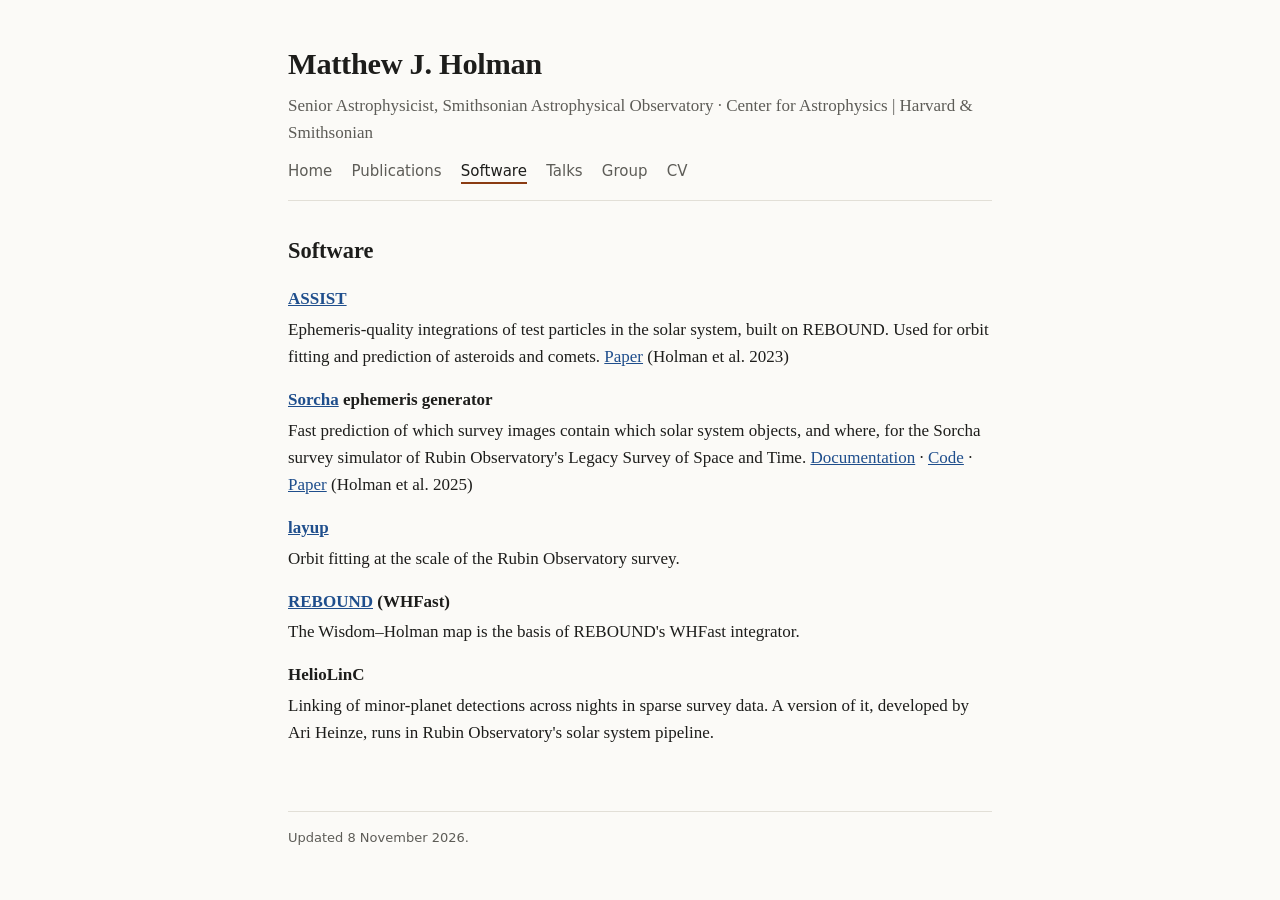
<file: software.html>
<!doctype html>
<html lang="en">
<head>
<meta charset="utf-8">
<meta name="viewport" content="width=device-width, initial-scale=1">
<title>Software · Matthew J. Holman</title>
<meta name="description" content="Matthew J. Holman, Senior Astrophysicist at the Smithsonian Astrophysical Observatory: solar system dynamics, orbit determination, and discovery of minor planets.">
<link rel="stylesheet" href="style.css">
</head>
<body>
<header>
  <p class="name"><a href="index.html">Matthew J. Holman</a></p>
  <p class="role">Senior Astrophysicist, Smithsonian Astrophysical Observatory · Center for Astrophysics | Harvard &amp; Smithsonian</p>
  <nav>
    <a href="index.html">Home</a>
    <a href="publications.html">Publications</a>
    <a href="software.html" aria-current="page">Software</a>
    <a href="talks.html">Talks</a>
    <a href="group.html">Group</a>
    <a href="cv.html">CV</a>
  </nav>
</header>
<main>
<h1>Software</h1>
<dl class="items">
  <dt><a href="https://github.com/matthewholman/assist">ASSIST</a></dt>
  <dd>Ephemeris-quality integrations of test particles in the solar system, built on REBOUND. Used for orbit
  fitting and prediction of asteroids and comets.
  <a href="https://ui.adsabs.harvard.edu/abs/2023PSJ.....4...69H">Paper</a> (Holman et al. 2023)</dd>
  <dt><a href="https://github.com/dirac-institute/sorcha">Sorcha</a> ephemeris generator</dt>
  <dd>Fast prediction of which survey images contain which solar system objects, and where, for the Sorcha
  survey simulator of Rubin Observatory's Legacy Survey of Space and Time.
  <a href="https://sorcha.readthedocs.io/en/latest/ephemerisgen.html">Documentation</a> ·
  <a href="https://github.com/dirac-institute/sorcha/tree/main/src/sorcha/ephemeris">Code</a> ·
  <a href="https://ui.adsabs.harvard.edu/abs/2025AJ....170...97H">Paper</a> (Holman et al. 2025)</dd>
  <dt><a href="https://github.com/Smithsonian/layup">layup</a></dt>
  <dd>Orbit fitting at the scale of the Rubin Observatory survey.</dd>
  <dt><a href="https://github.com/hannorein/rebound">REBOUND</a> (WHFast)</dt>
  <dd>The Wisdom–Holman map is the basis of REBOUND's WHFast integrator.</dd>
  <dt>HelioLinC</dt>
  <dd>Linking of minor-planet detections across nights in sparse survey data. A version of it, developed by
  Ari Heinze, runs in Rubin Observatory's solar system pipeline.</dd>
</dl>
</main>
<footer>Updated 8 November 2026.</footer>
</body>
</html>
</file>
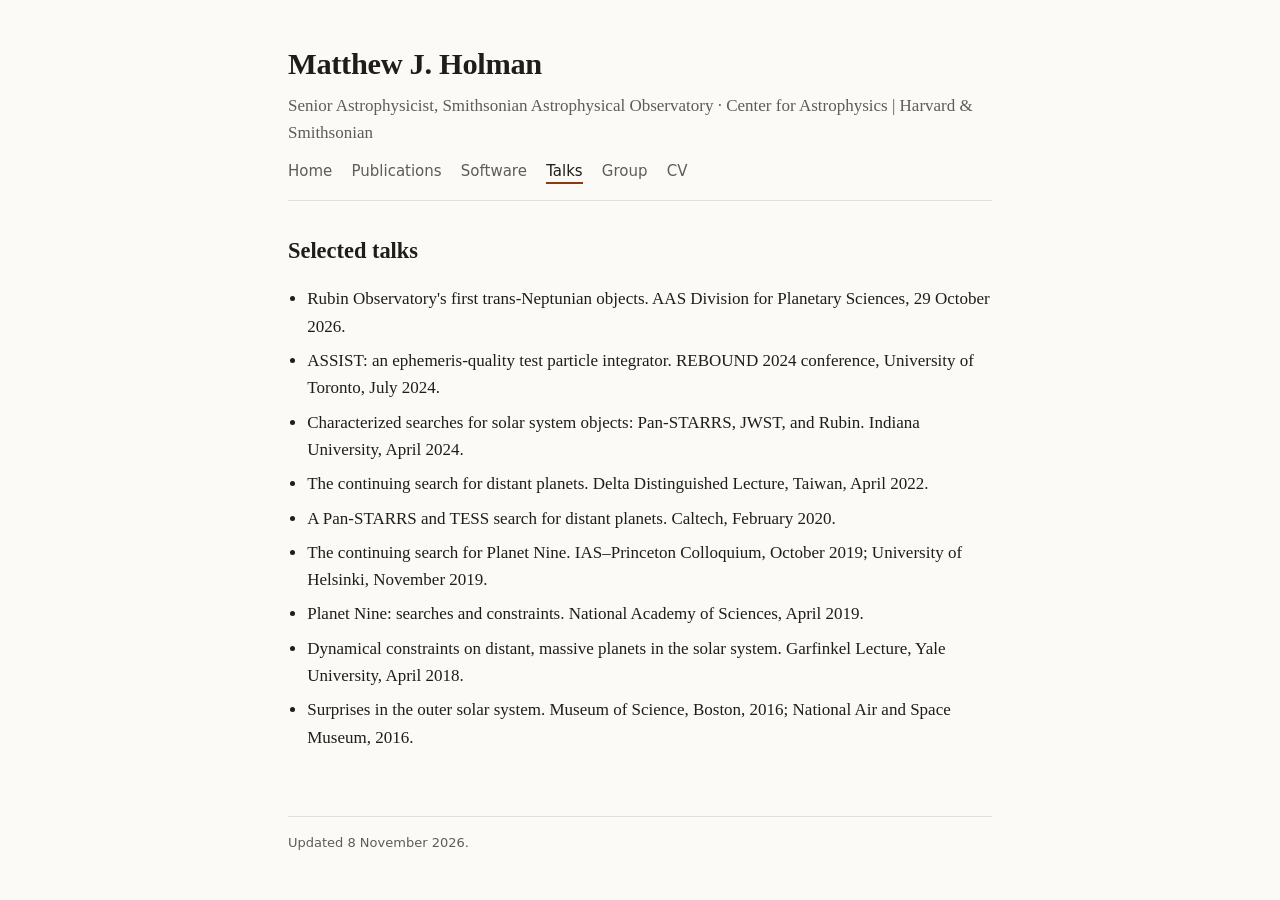
<file: talks.html>
<!doctype html>
<html lang="en">
<head>
<meta charset="utf-8">
<meta name="viewport" content="width=device-width, initial-scale=1">
<title>Talks · Matthew J. Holman</title>
<meta name="description" content="Matthew J. Holman, Senior Astrophysicist at the Smithsonian Astrophysical Observatory: solar system dynamics, orbit determination, and discovery of minor planets.">
<link rel="stylesheet" href="style.css">
</head>
<body>
<header>
  <p class="name"><a href="index.html">Matthew J. Holman</a></p>
  <p class="role">Senior Astrophysicist, Smithsonian Astrophysical Observatory · Center for Astrophysics | Harvard &amp; Smithsonian</p>
  <nav>
    <a href="index.html">Home</a>
    <a href="publications.html">Publications</a>
    <a href="software.html">Software</a>
    <a href="talks.html" aria-current="page">Talks</a>
    <a href="group.html">Group</a>
    <a href="cv.html">CV</a>
  </nav>
</header>
<main>
<h1>Selected talks</h1>
<ul>
  <li>Rubin Observatory's first trans-Neptunian objects. AAS Division for Planetary Sciences, 29 October 2026.</li>
  <li>ASSIST: an ephemeris-quality test particle integrator. REBOUND 2024 conference, University of Toronto, July 2024.</li>
  <li>Characterized searches for solar system objects: Pan-STARRS, JWST, and Rubin. Indiana University, April 2024.</li>
  <li>The continuing search for distant planets. Delta Distinguished Lecture, Taiwan, April 2022.</li>
  <li>A Pan-STARRS and TESS search for distant planets. Caltech, February 2020.</li>
  <li>The continuing search for Planet Nine. IAS–Princeton Colloquium, October 2019; University of Helsinki, November 2019.</li>
  <li>Planet Nine: searches and constraints. National Academy of Sciences, April 2019.</li>
  <li>Dynamical constraints on distant, massive planets in the solar system. Garfinkel Lecture, Yale University, April 2018.</li>
  <li>Surprises in the outer solar system. Museum of Science, Boston, 2016; National Air and Space Museum, 2016.</li>
</ul>
</main>
<footer>Updated 8 November 2026.</footer>
</body>
</html>
</file>
<file: style.css>
:root {
  --bg: #fbfaf7; --fg: #1d1d1b; --muted: #5d5c57; --rule: #e2dfd7; --link: #1f4e8c; --accent: #8a3b12;
  color-scheme: light;
}
@media (prefers-color-scheme: dark) {
  :root:not([data-theme="light"]) { --bg: #141413; --fg: #e9e7e1; --muted: #a6a39b; --rule: #33322e; --link: #8fb4ea; --accent: #e0956a; color-scheme: dark; }
}
:root[data-theme="dark"] { --bg: #141413; --fg: #e9e7e1; --muted: #a6a39b; --rule: #33322e; --link: #8fb4ea; --accent: #e0956a; color-scheme: dark; }
* { box-sizing: border-box; }
body {
  margin: 0; background: var(--bg); color: var(--fg);
  font: 17px/1.6 "Source Serif 4", Georgia, "Times New Roman", serif;
  padding-inline: 20px;
}
main, header, footer { max-width: 44rem; margin-inline: auto; }
header { padding-block: 2.5rem 1rem; border-bottom: 1px solid var(--rule); }
header .name { font-size: 1.9rem; font-weight: 600; letter-spacing: -0.01em; margin: 0; }
header .name a { color: var(--fg); text-decoration: none; }
header .role { color: var(--muted); margin: 0.2rem 0 0.9rem; }
nav { display: flex; flex-wrap: wrap; gap: 0.3rem 1.2rem; font: 15px/1.4 system-ui, -apple-system, sans-serif; }
nav a { color: var(--muted); text-decoration: none; }
nav a:hover, nav a[aria-current] { color: var(--fg); }
nav a[aria-current] { border-bottom: 2px solid var(--accent); }
main { padding-block: 1.5rem 3rem; }
h1 { font-size: 1.4rem; margin: 0.5rem 0 1rem; }
h2 { font-size: 1.1rem; margin: 2rem 0 0.6rem; color: var(--accent); font-weight: 600; }
a { color: var(--link); }
p { margin: 0 0 1rem; }
ul { padding-left: 1.2rem; }
li { margin-bottom: 0.45rem; }
.muted, .note { color: var(--muted); }
.contact { font: 15px/1.6 system-ui, -apple-system, sans-serif; color: var(--muted); }
ol.pubs { list-style: none; padding: 0; }
ol.pubs li { margin-bottom: 0.9rem; }
.au, .ref { font-size: 0.9rem; color: var(--muted); }
dl.items dt { font-weight: 600; margin-top: 1rem; }
dl.items dd { margin: 0.2rem 0 0 0; }
footer { border-top: 1px solid var(--rule); padding-block: 1rem 2rem; font: 13px/1.5 system-ui, sans-serif; color: var(--muted); }
.intro { display: flex; gap: 1.6rem; align-items: flex-start; }
.headshot { width: 180px; height: 180px; border-radius: 50%; object-fit: cover; flex: none; }
@media (max-width: 560px) {
  .intro { flex-direction: column; align-items: center; }
  .headshot { width: 150px; height: 150px; }
}
dl.years { display: grid; grid-template-columns: 3.5rem 1fr; gap: 0.5rem 1rem; margin: 0; }
dl.years dt { font-variant-numeric: tabular-nums; color: var(--muted); font-weight: 600; }
dl.years dd { margin: 0; }
</file>
